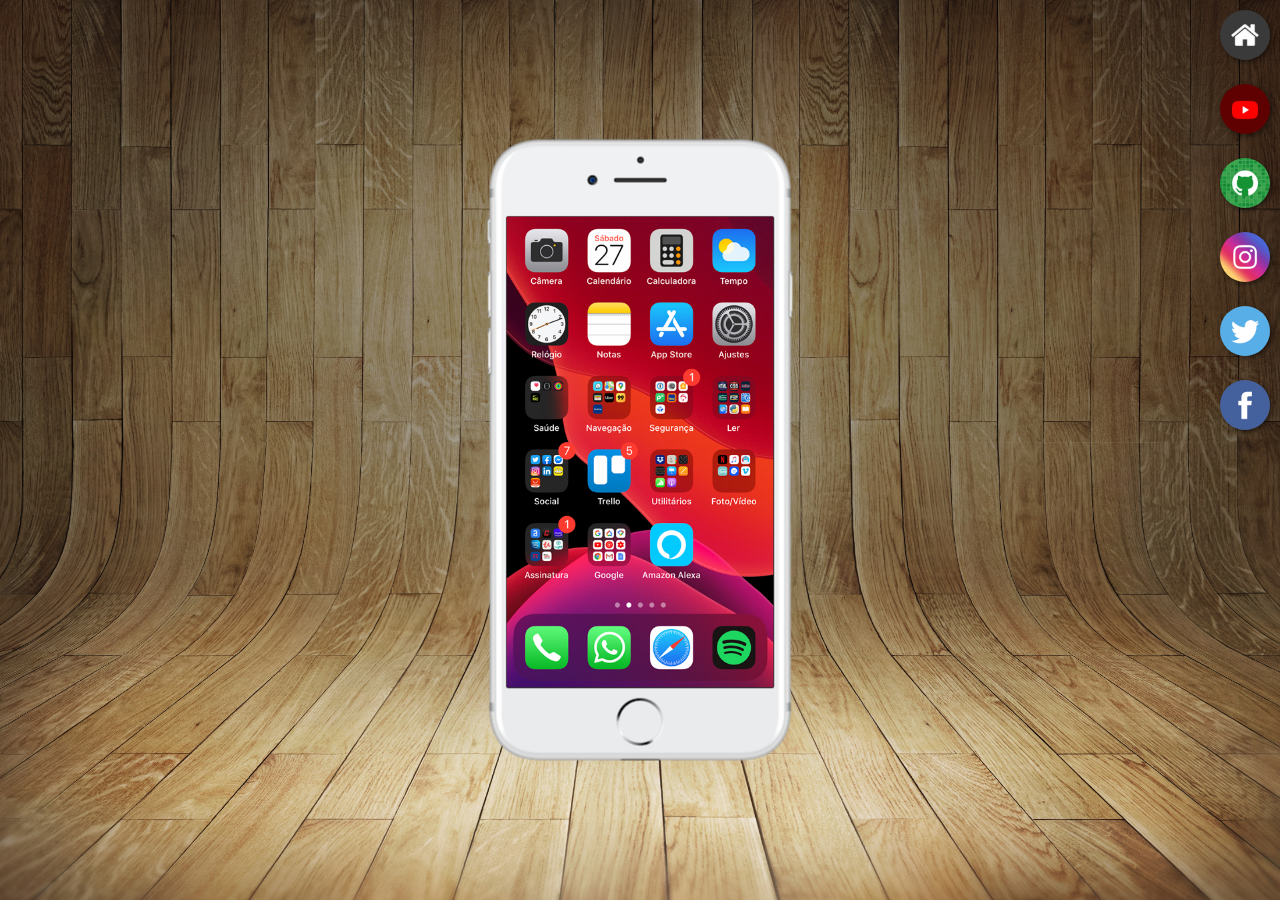
<file: index.html>
<!DOCTYPE html>
<html lang="pt-br">
<head>
    <meta charset="UTF-8">
    <meta name="viewport" content="width=device-width, initial-scale=1.0">
    <title>Projeto Redes Sociais</title>
    <link rel="shortcut icon" href="favicon.ico" type="image/x-icon">
    <link rel="stylesheet" href="style.css">
</head>
<body>
    <main>
        <section id="telefone">
            <iframe src="home.html" name="tela" id="tela" frameborder="0">
                Seu navegador não é compatível com iframes!
            </iframe>
        </section>
        <section id="redes">
            <a href="home.html" target="tela">
                <img src="imagens/logo-home.jpg" alt="Home">
            </a><br>
            <a href="yotube.html" target="tela">
                <img src="imagens/logo-youtube.jpg" alt="YouTube">
            </a><br>
            <a href="github.html" target="tela">
                <img src="imagens/logo-github.jpg" alt="GitHub">
            </a><br>
            <a href="instagram.html" target="tela">
                <img src="imagens/logo-instagram.jpg" alt="Instagram">
            </a><br>
            <a href="twitter.html" target="tela">
                <img src="imagens/logo-twitter.jpg" alt="Twitter">
            </a><br>
            <a href="facebook.html" target="tela">
                <img src="imagens/logo-facebook.jpg" alt="Facebook">
            </a><br>
        </section>
    </main>
</body>
</html>
</file>
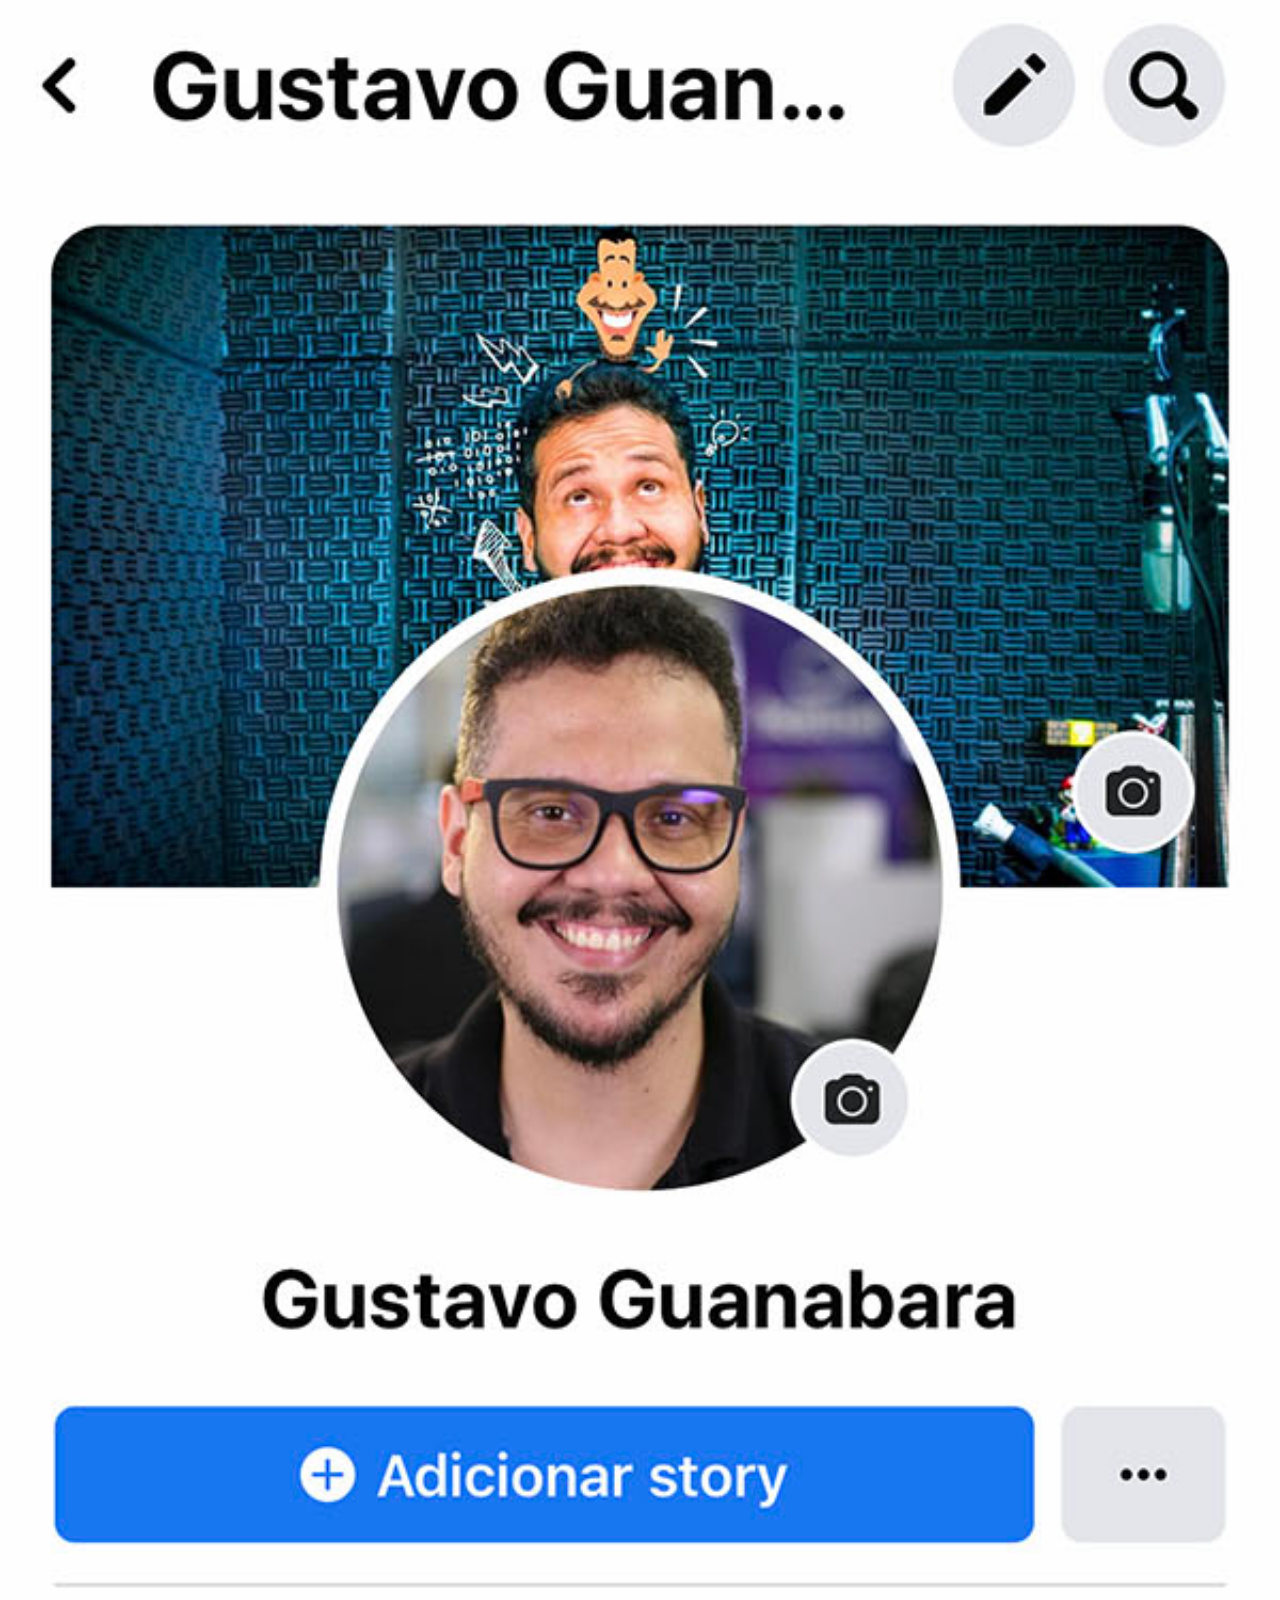
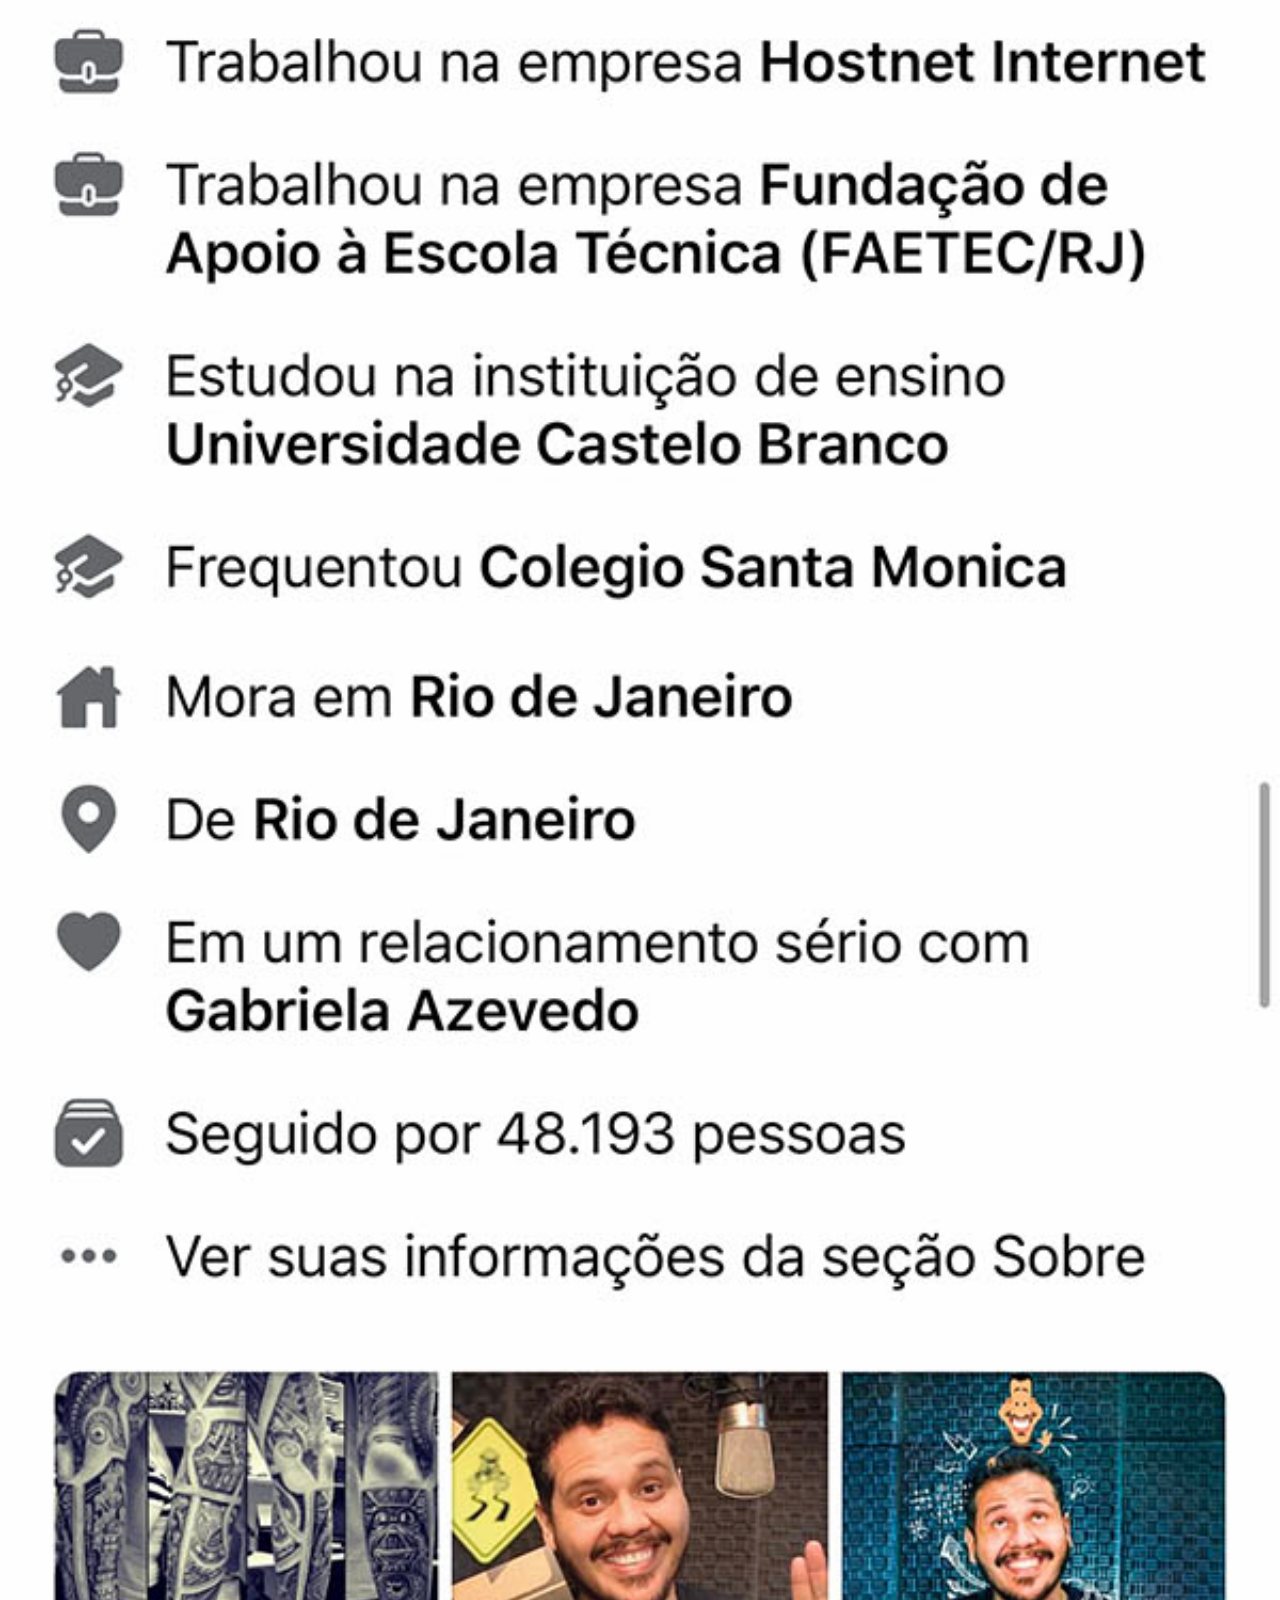
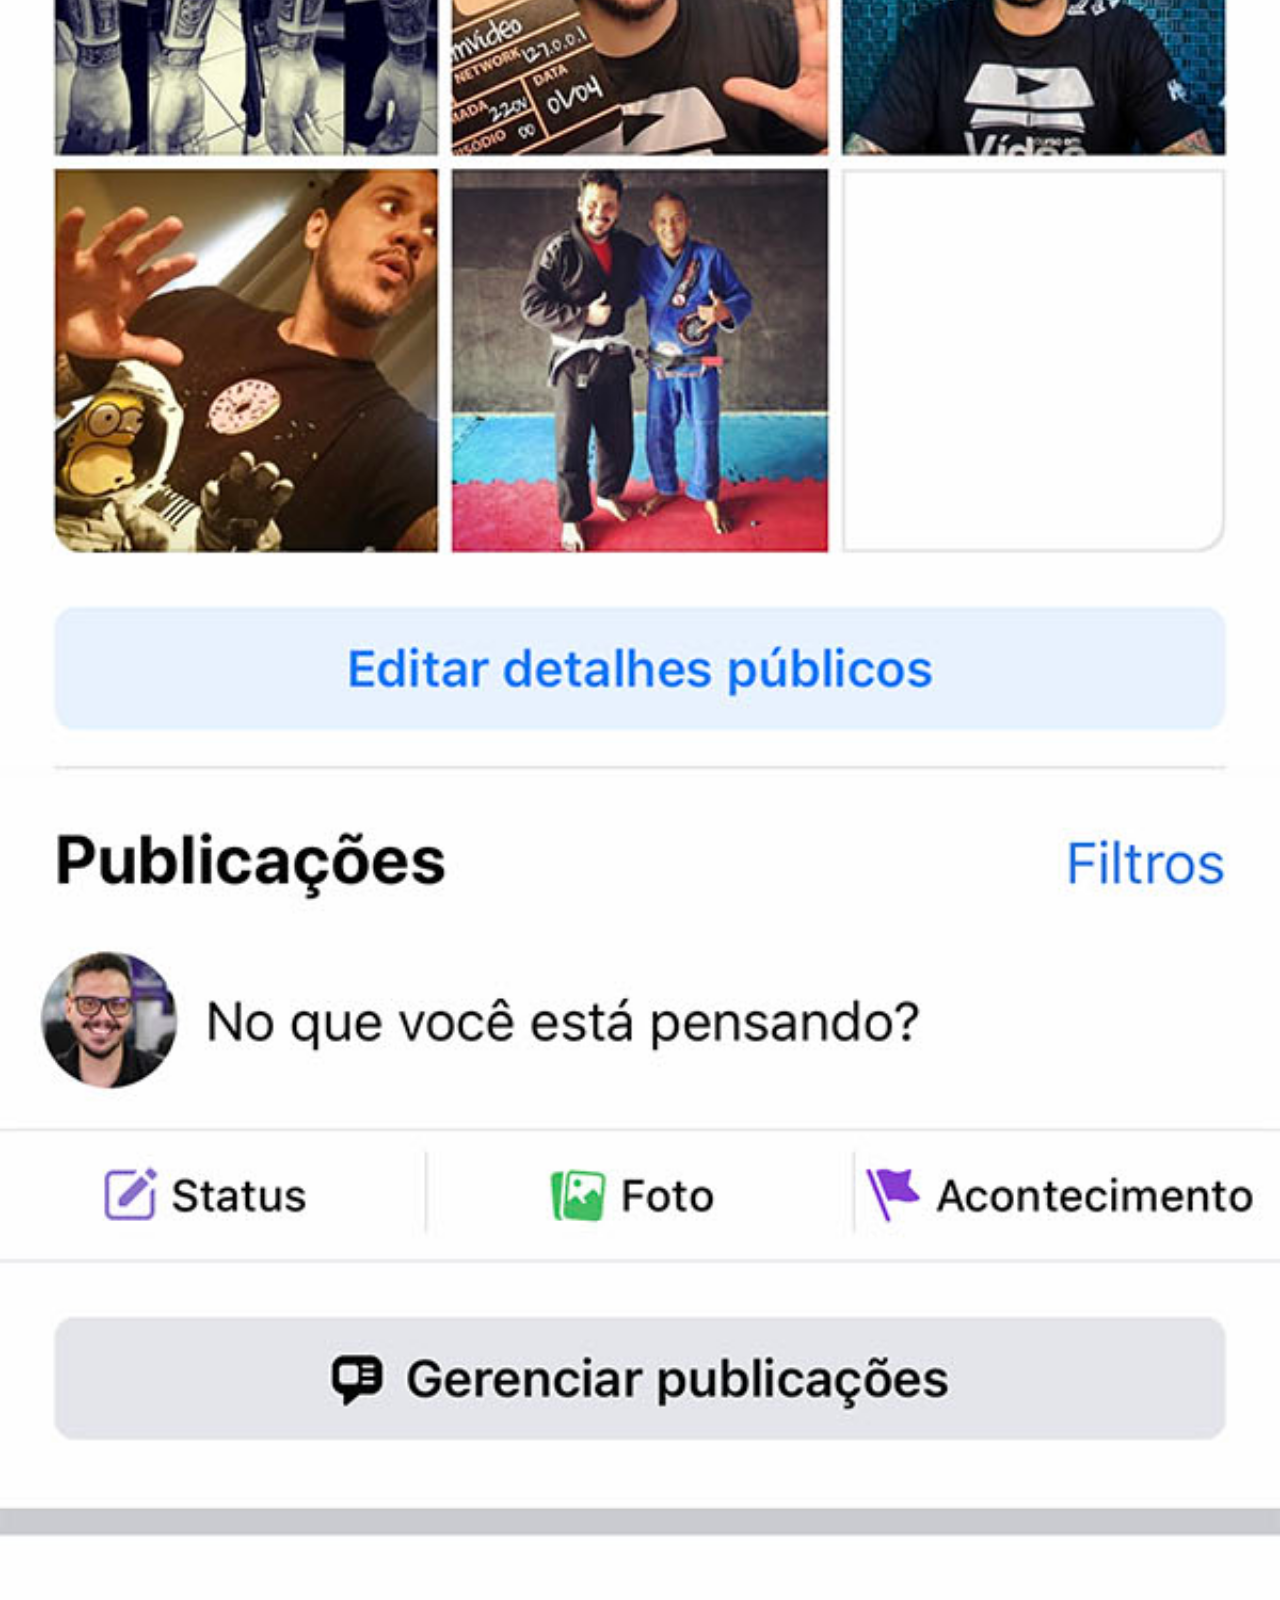
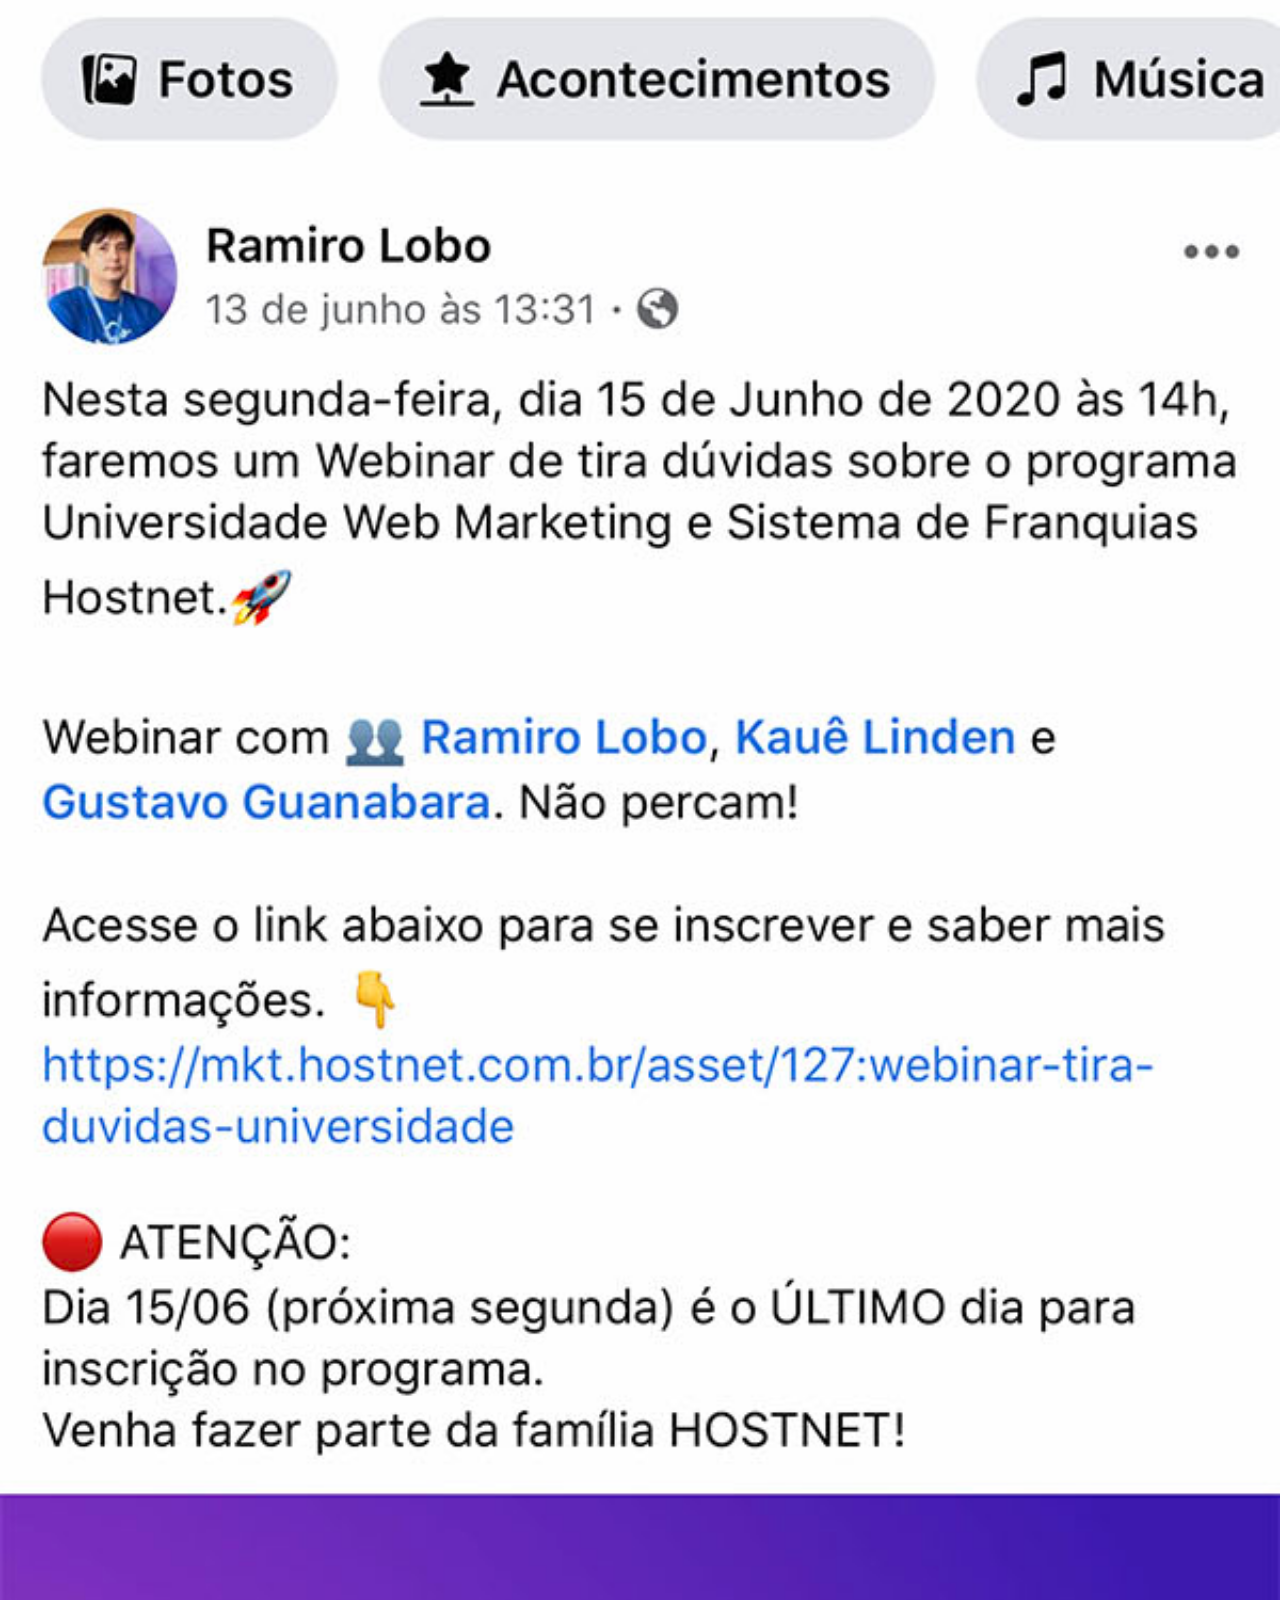
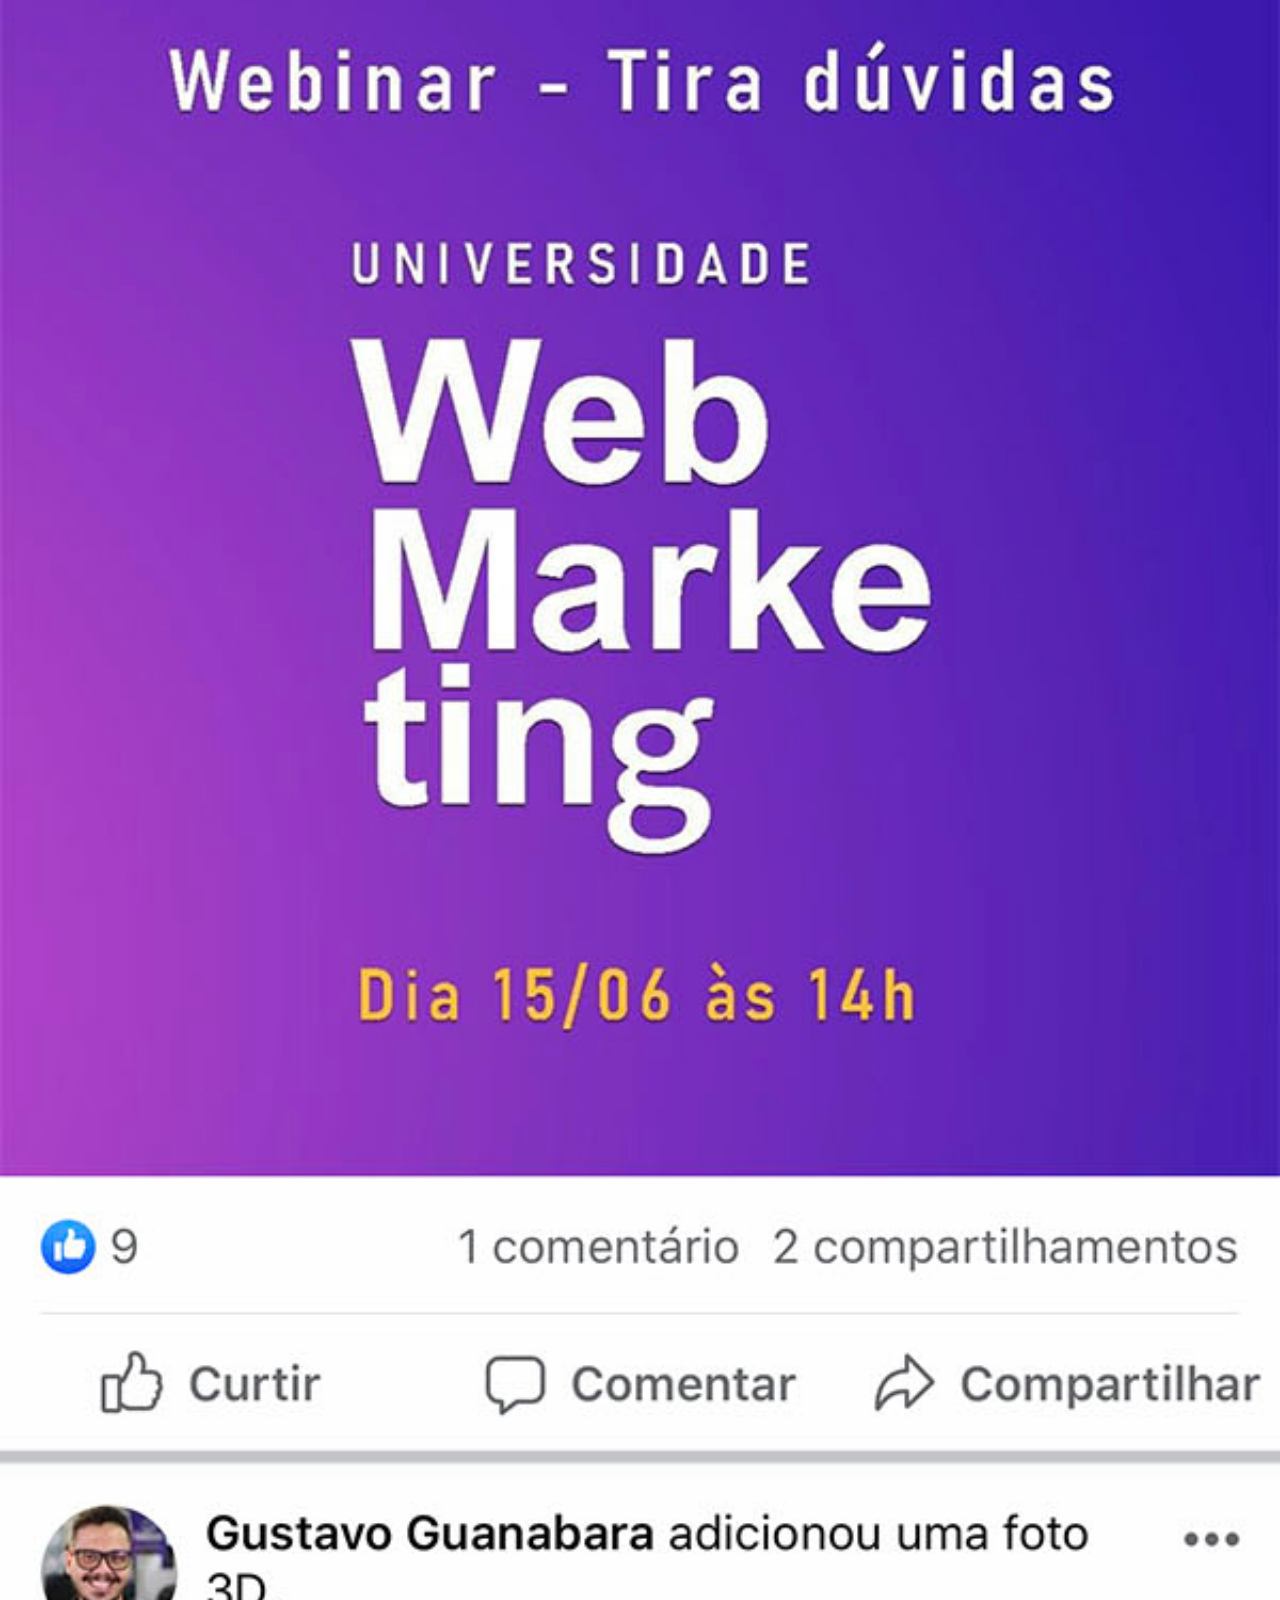
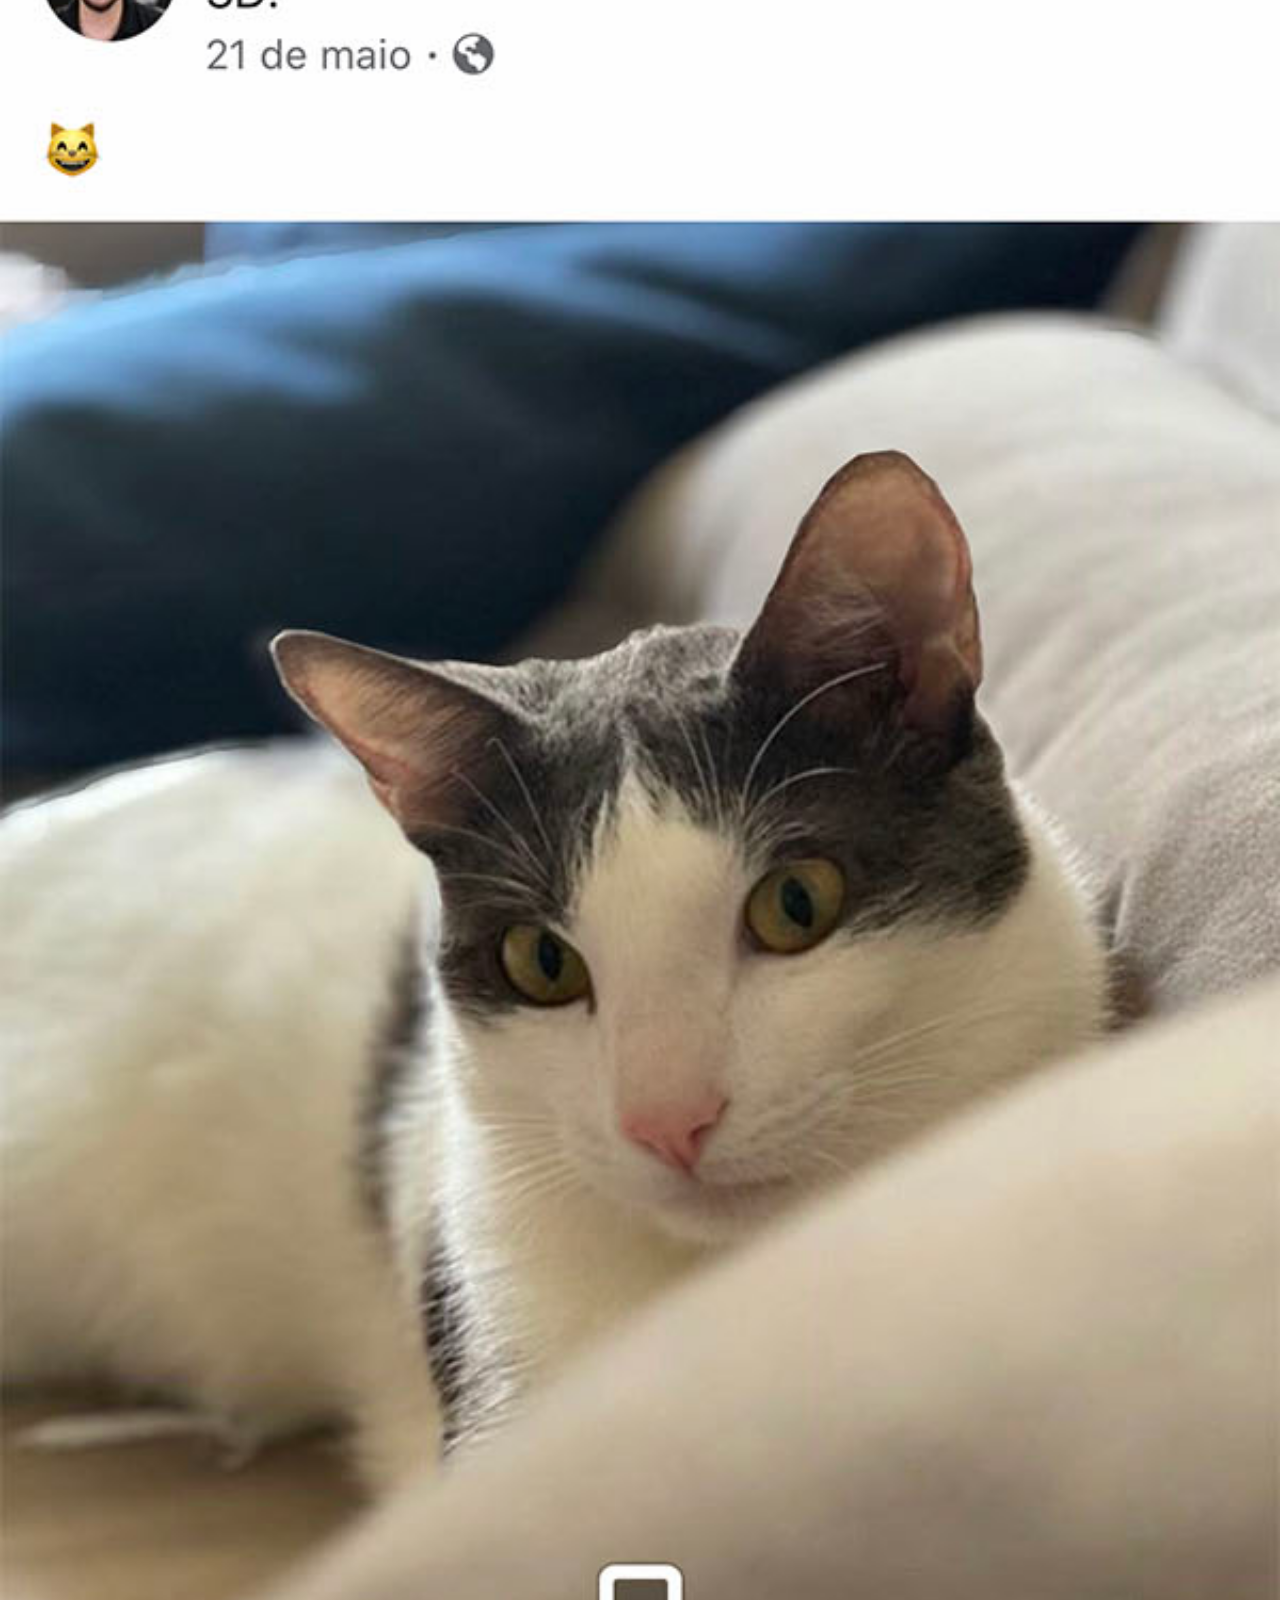
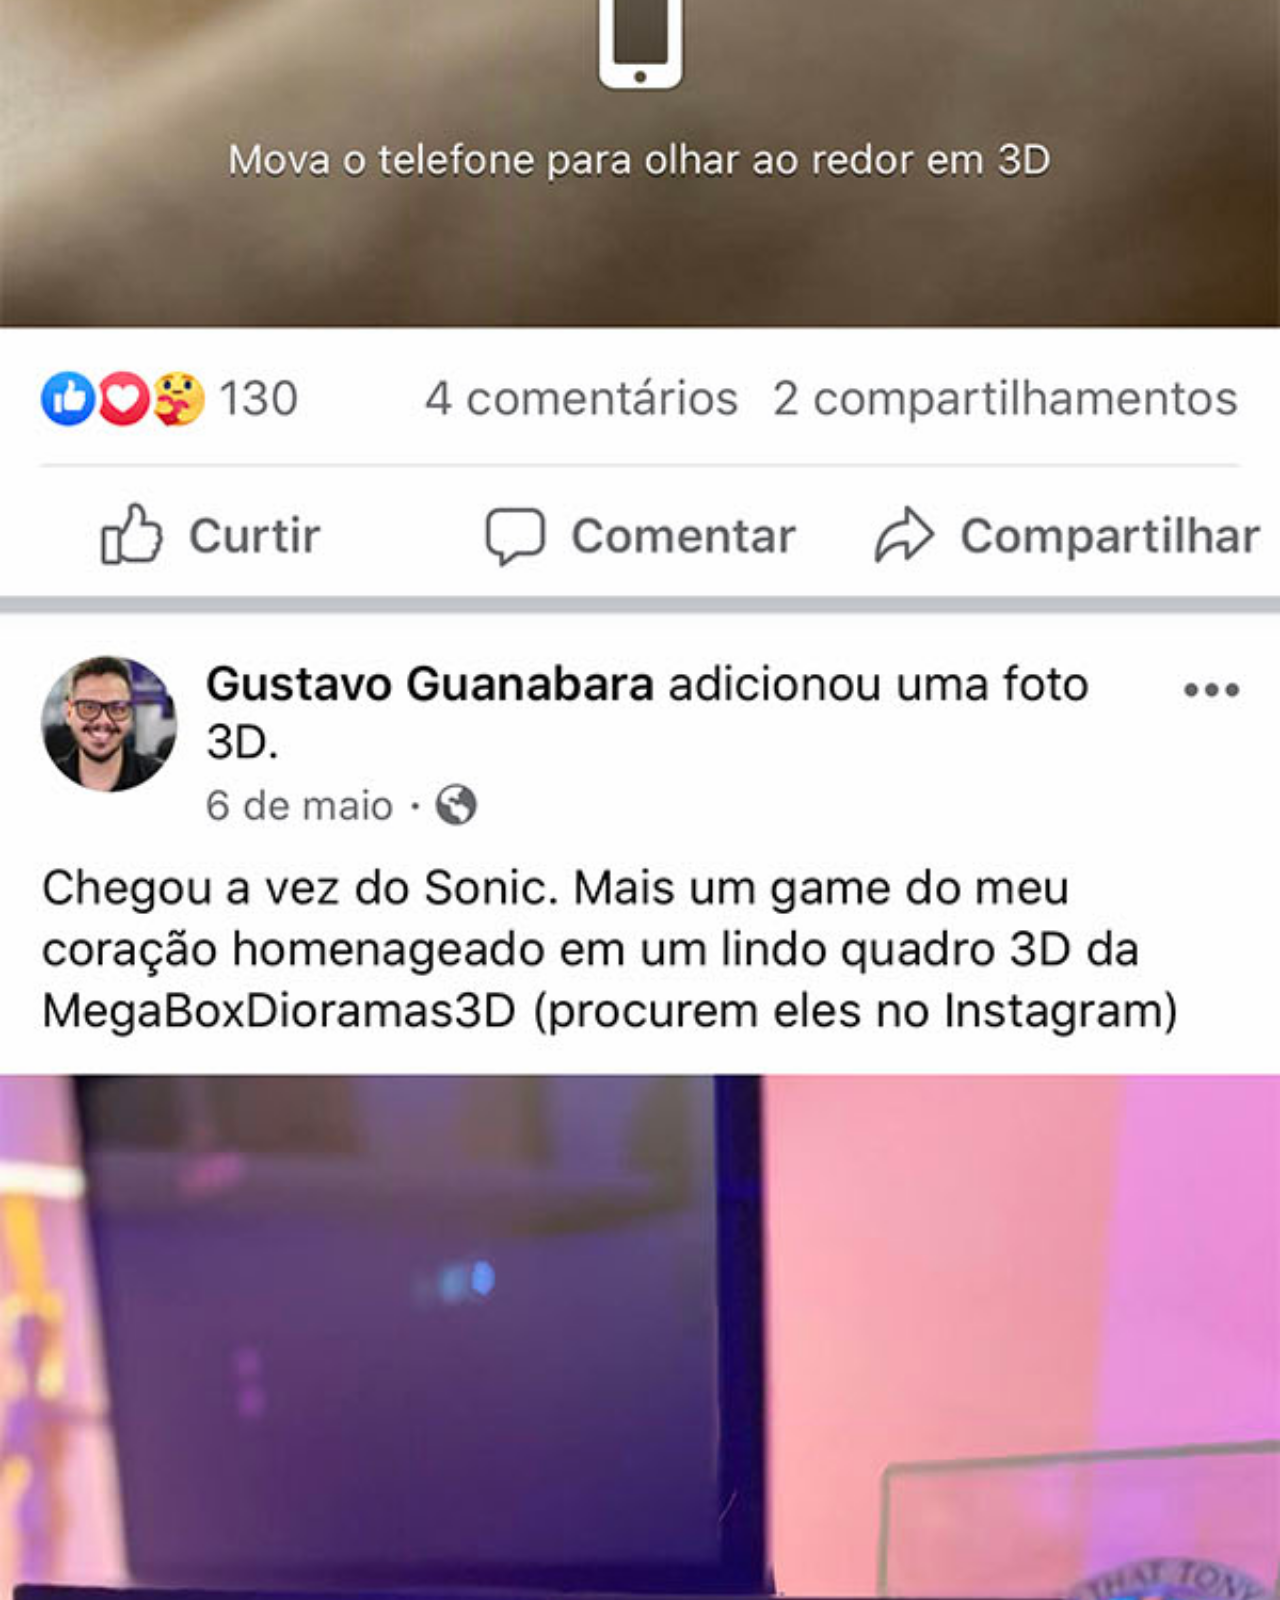
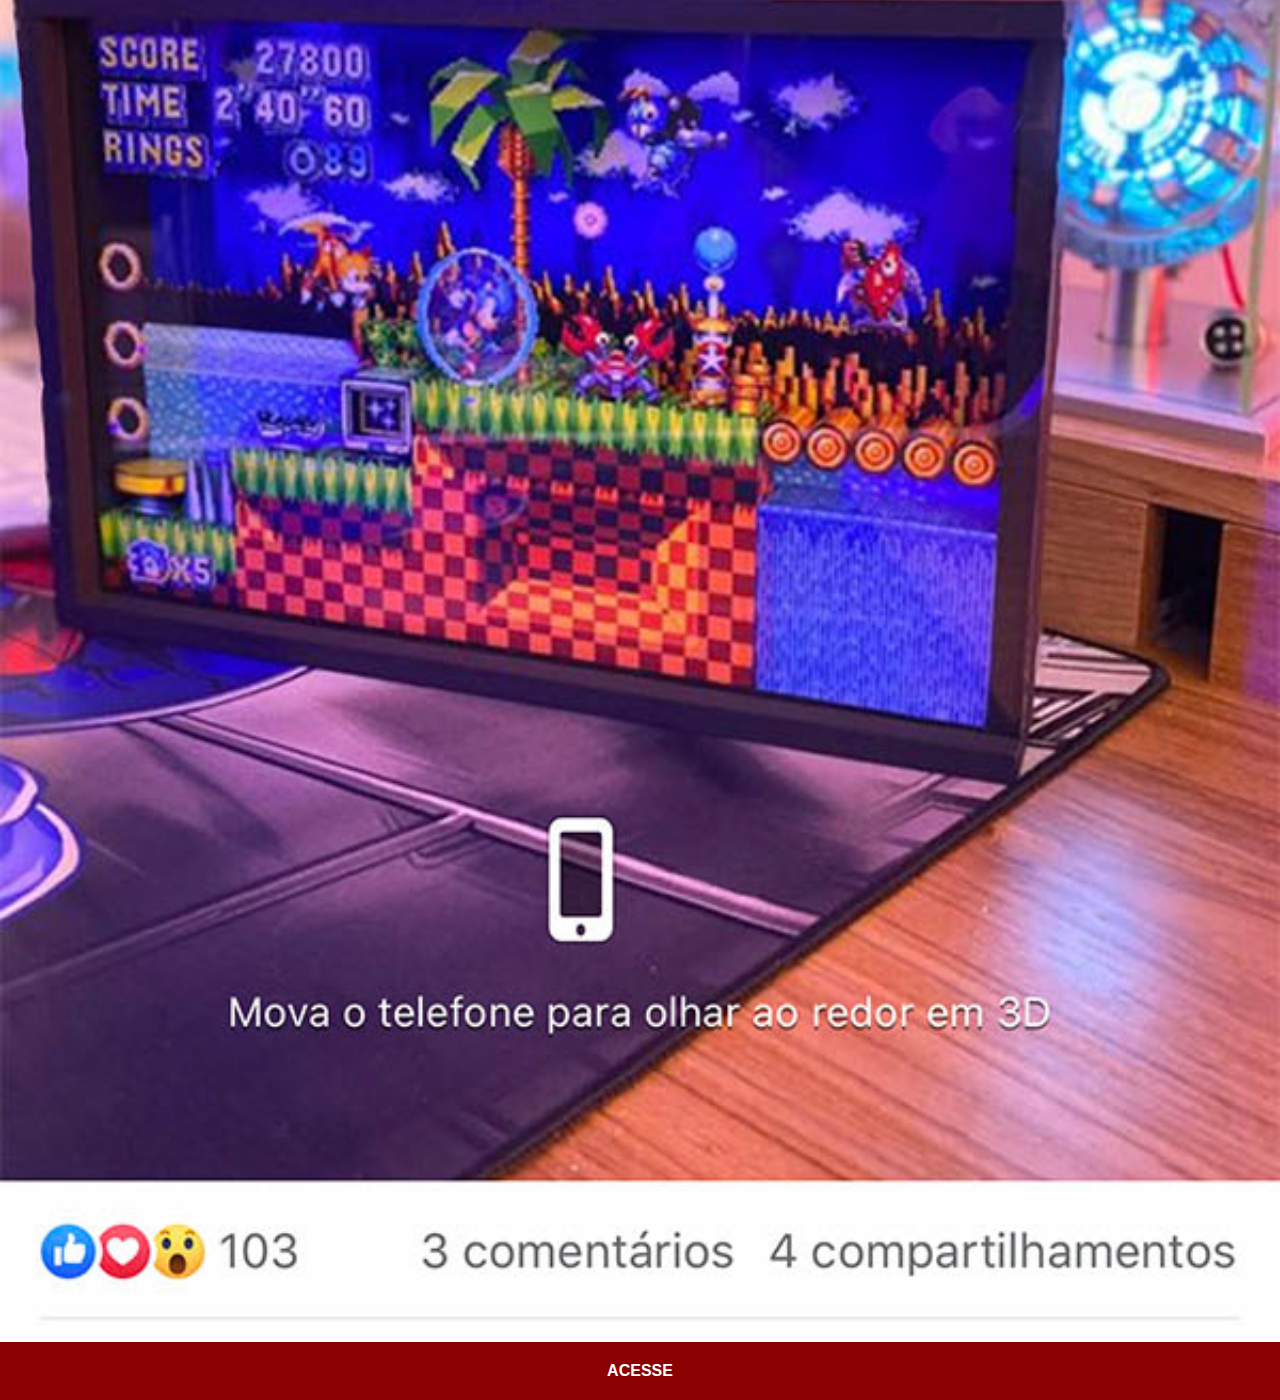
<file: facebook.html>
<!DOCTYPE html>
<html lang="pt-br">
<head>
    <meta charset="UTF-8">
    <meta name="viewport" content="width=device-width, initial-scale=1.0">
    <title>Facebook</title>
    <style>
        * {
            margin: 0px;
            padding: 0px;
            font-family: Arial, Helvetica, sans-serif;
        }

        ::-webkit-scrollbar {
            width: 0px;
            height: 0px;
        }

        img {
            width: 100vw;
        }

        a {
            display: block;
            background-color: darkred;
            color: white;
            padding: 20px;
            text-align: center;
            font-weight: bolder;
            text-decoration: none;
        }

        a:hover {
            background-color: red;
            transition: 0.3s;
        }
    </style>
</head>
<body>
    <img src="imagens/tela-facebook.jpg" alt="Facebook">
    <a href="https://www.facebook.com/gustavoguanabara/?locale=pt_BR" target="_blank">ACESSE</a>
</body>
</html>
</file>
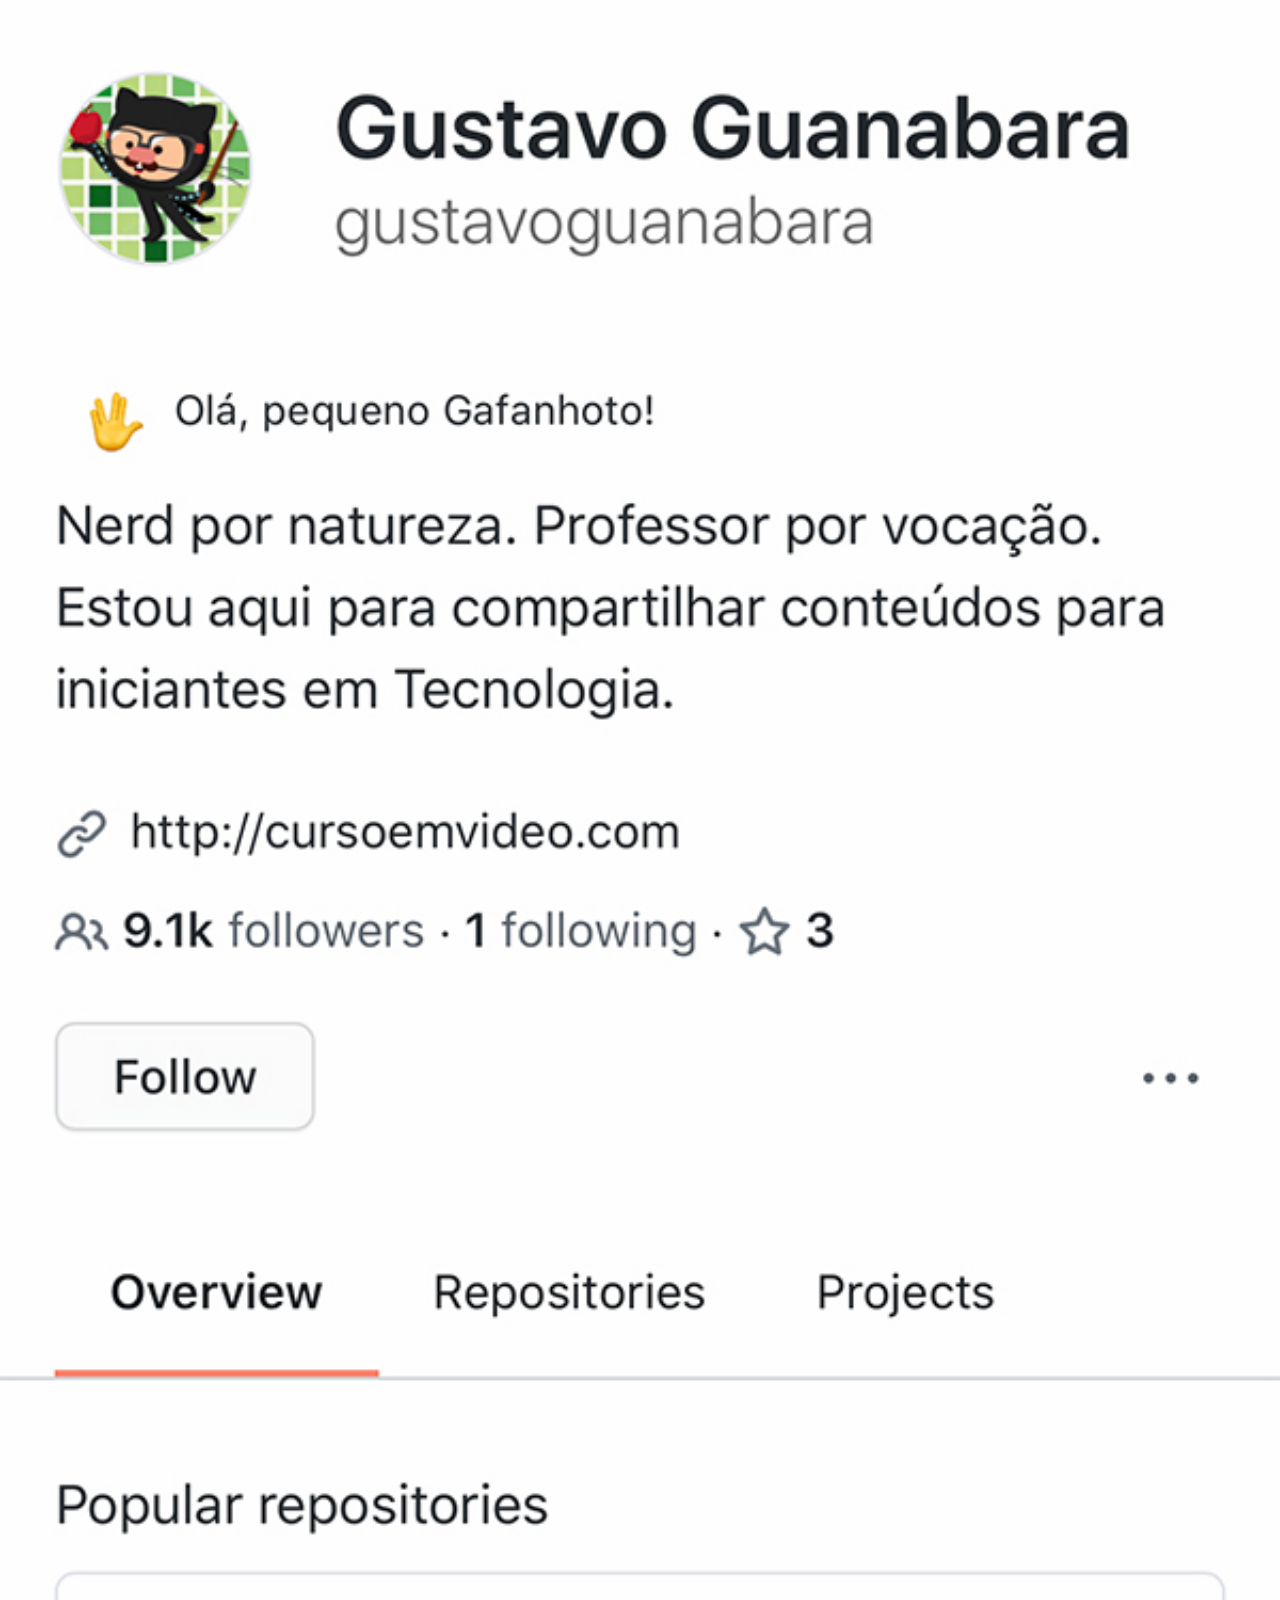
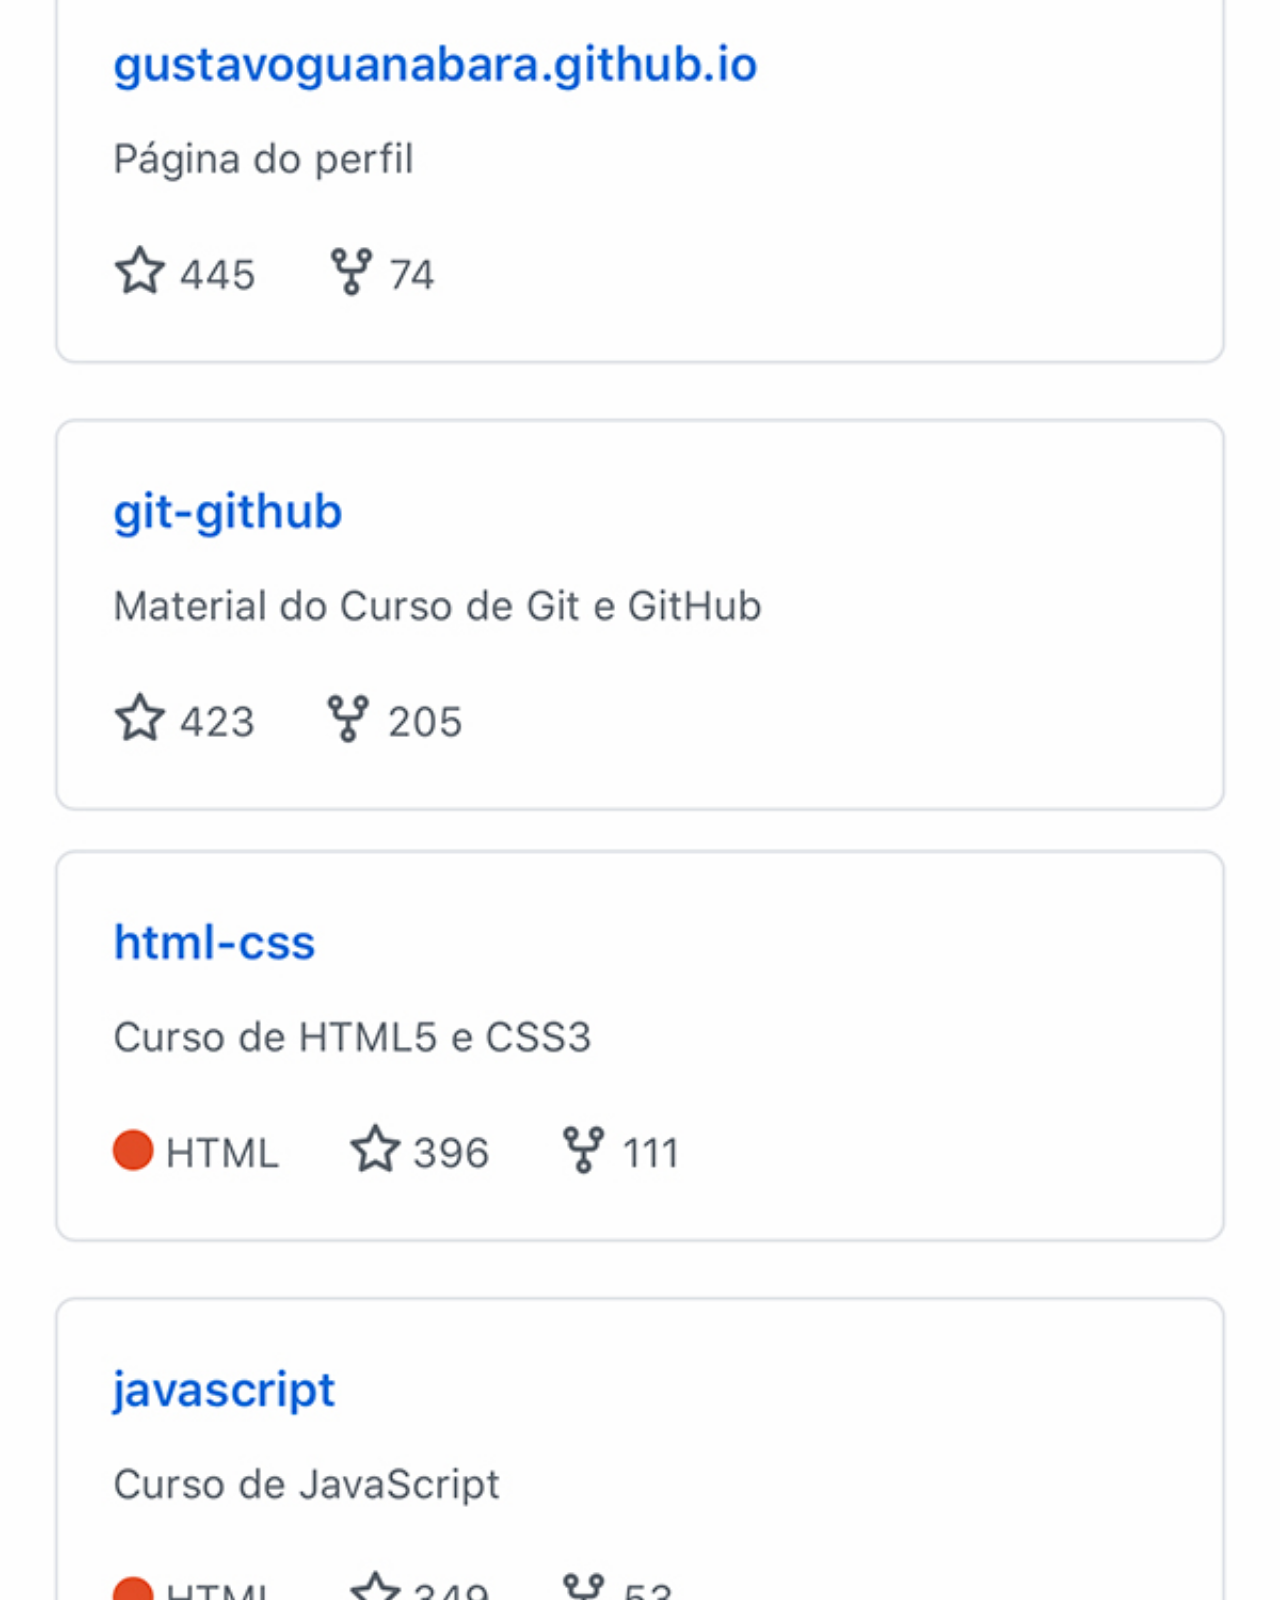
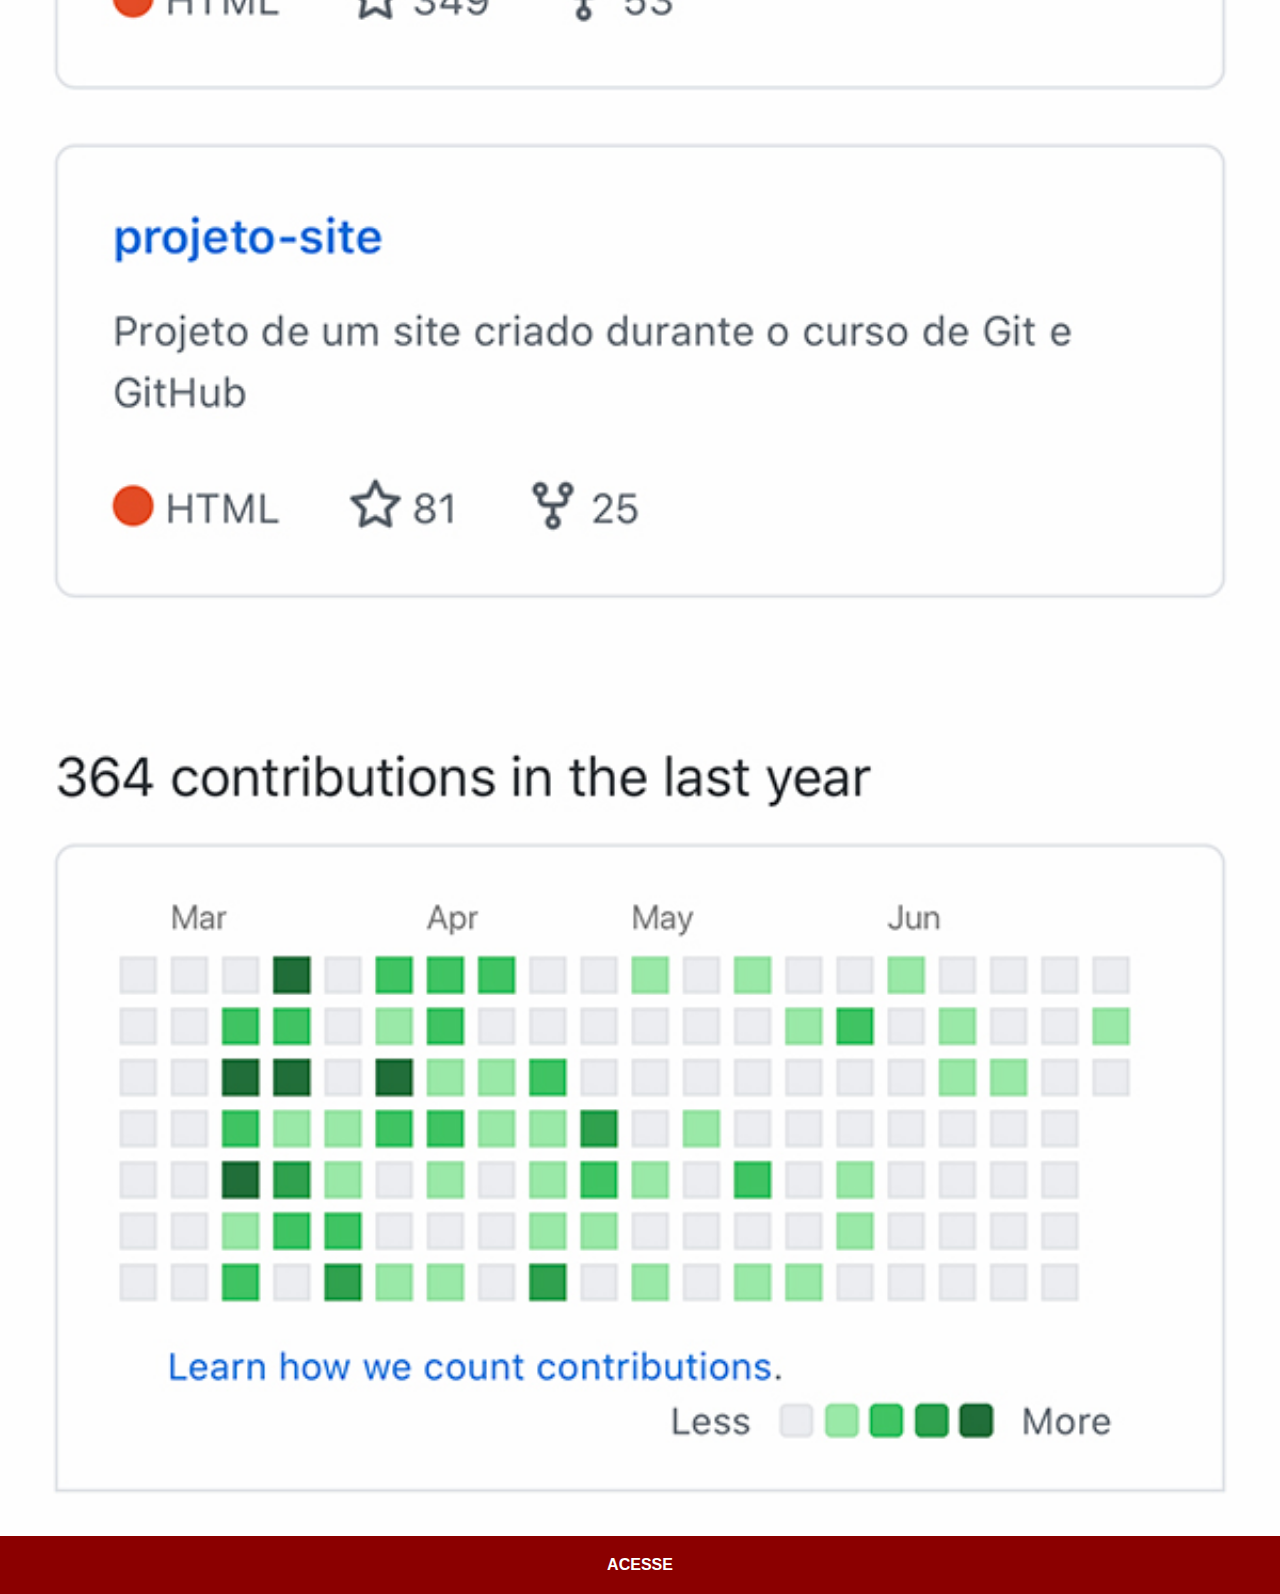
<file: github.html>
<!DOCTYPE html>
<html lang="pt-br">
<head>
    <meta charset="UTF-8">
    <meta name="viewport" content="width=device-width, initial-scale=1.0">
    <title>GitHub</title>
    <style>
        * {
            margin: 0px;
            padding: 0px;
            font-family: Arial, Helvetica, sans-serif;
        }

        ::-webkit-scrollbar {
            width: 0px;
            height: 0px;
        }

        img {
            width: 100vw;
        }

        a {
            display: block;
            background-color: darkred;
            color: white;
            padding: 20px;
            text-align: center;
            font-weight: bolder;
            text-decoration: none;
        }

        a:hover {
            background-color: red;
            transition: 0.3s;
        }
    </style>
</head>
<body>
    <img src="imagens/tela-github.jpg" alt="GitHub">
    <a href="https://github.com/gustavoguanabara" target="_blank">ACESSE</a>
</body>
</html>
</file>
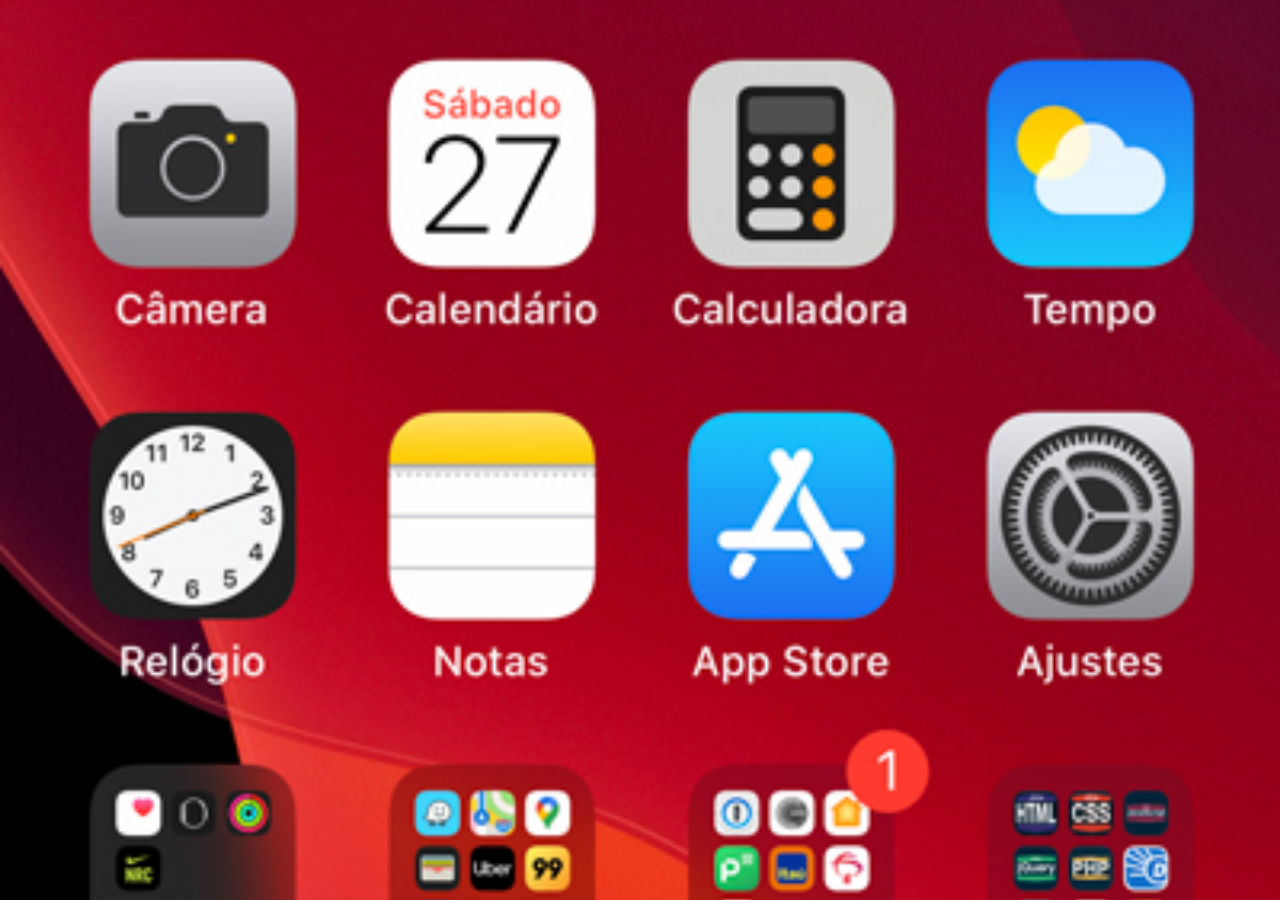
<file: home.html>
<!DOCTYPE html>
<html lang="pt-br">
<head>
    <meta charset="UTF-8">
    <meta name="viewport" content="width=device-width, initial-scale=1.0">
    <title>Home</title>
    <style>
        * {
            margin: 0px;
            padding: 0px;
        }

        body {
            height: 100vh;
            width: 100vw;
            background: black url("imagens/tela-home.jpg") no-repeat top center;
            background-size: cover;
        }
    </style>
</head>
<body>
    
</body>
</html>
</file>
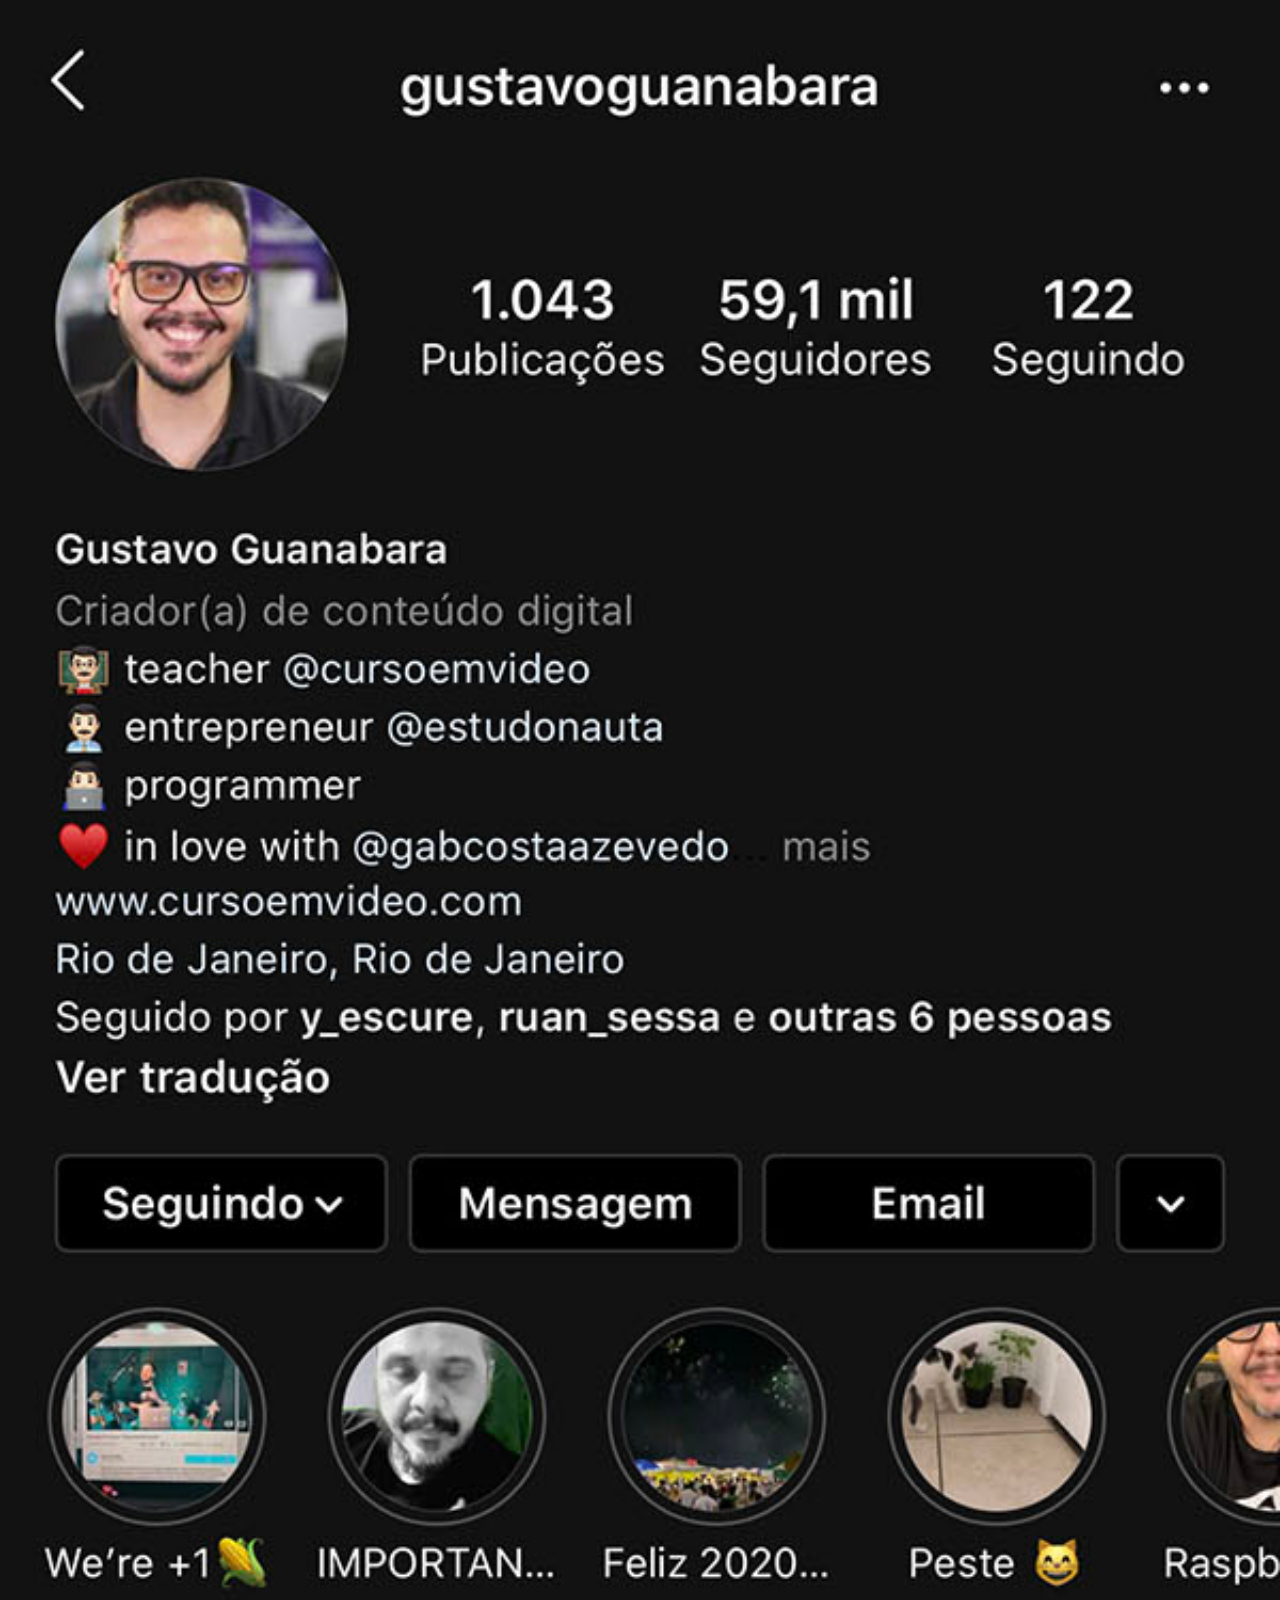
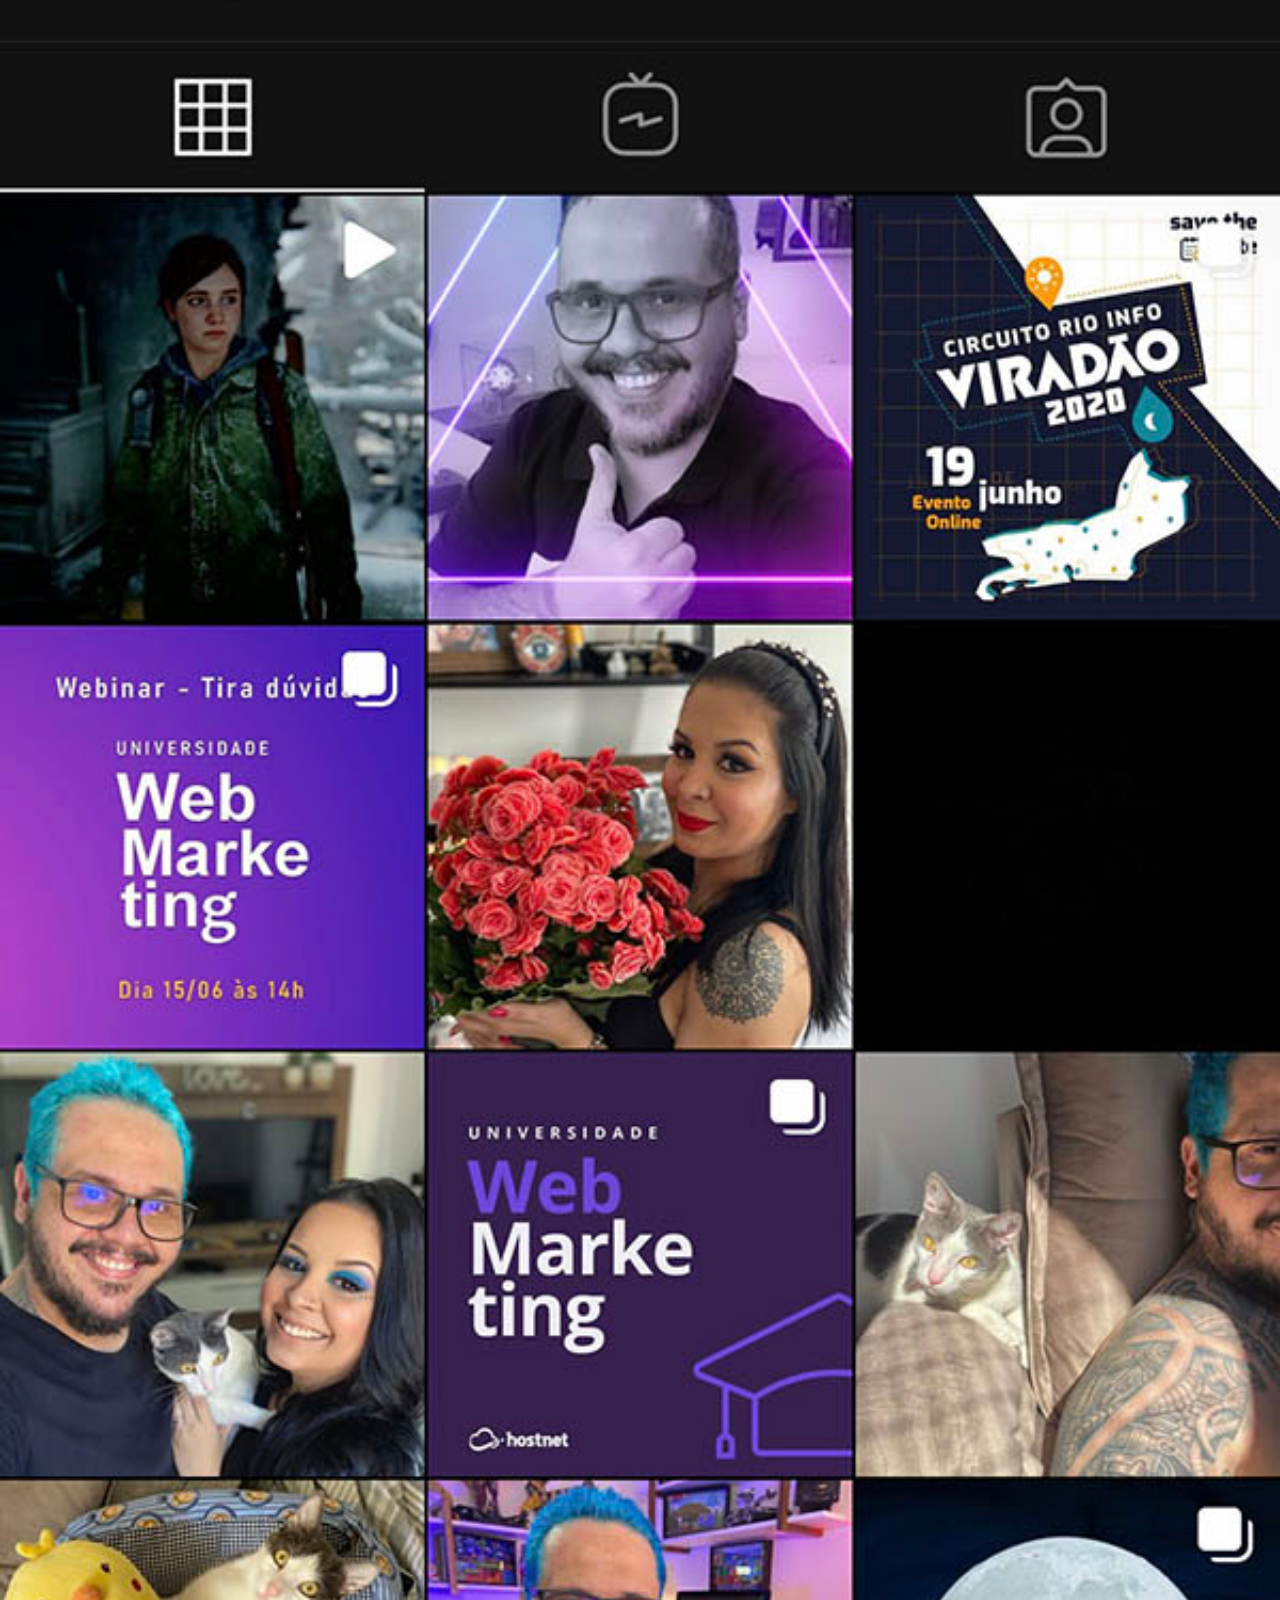
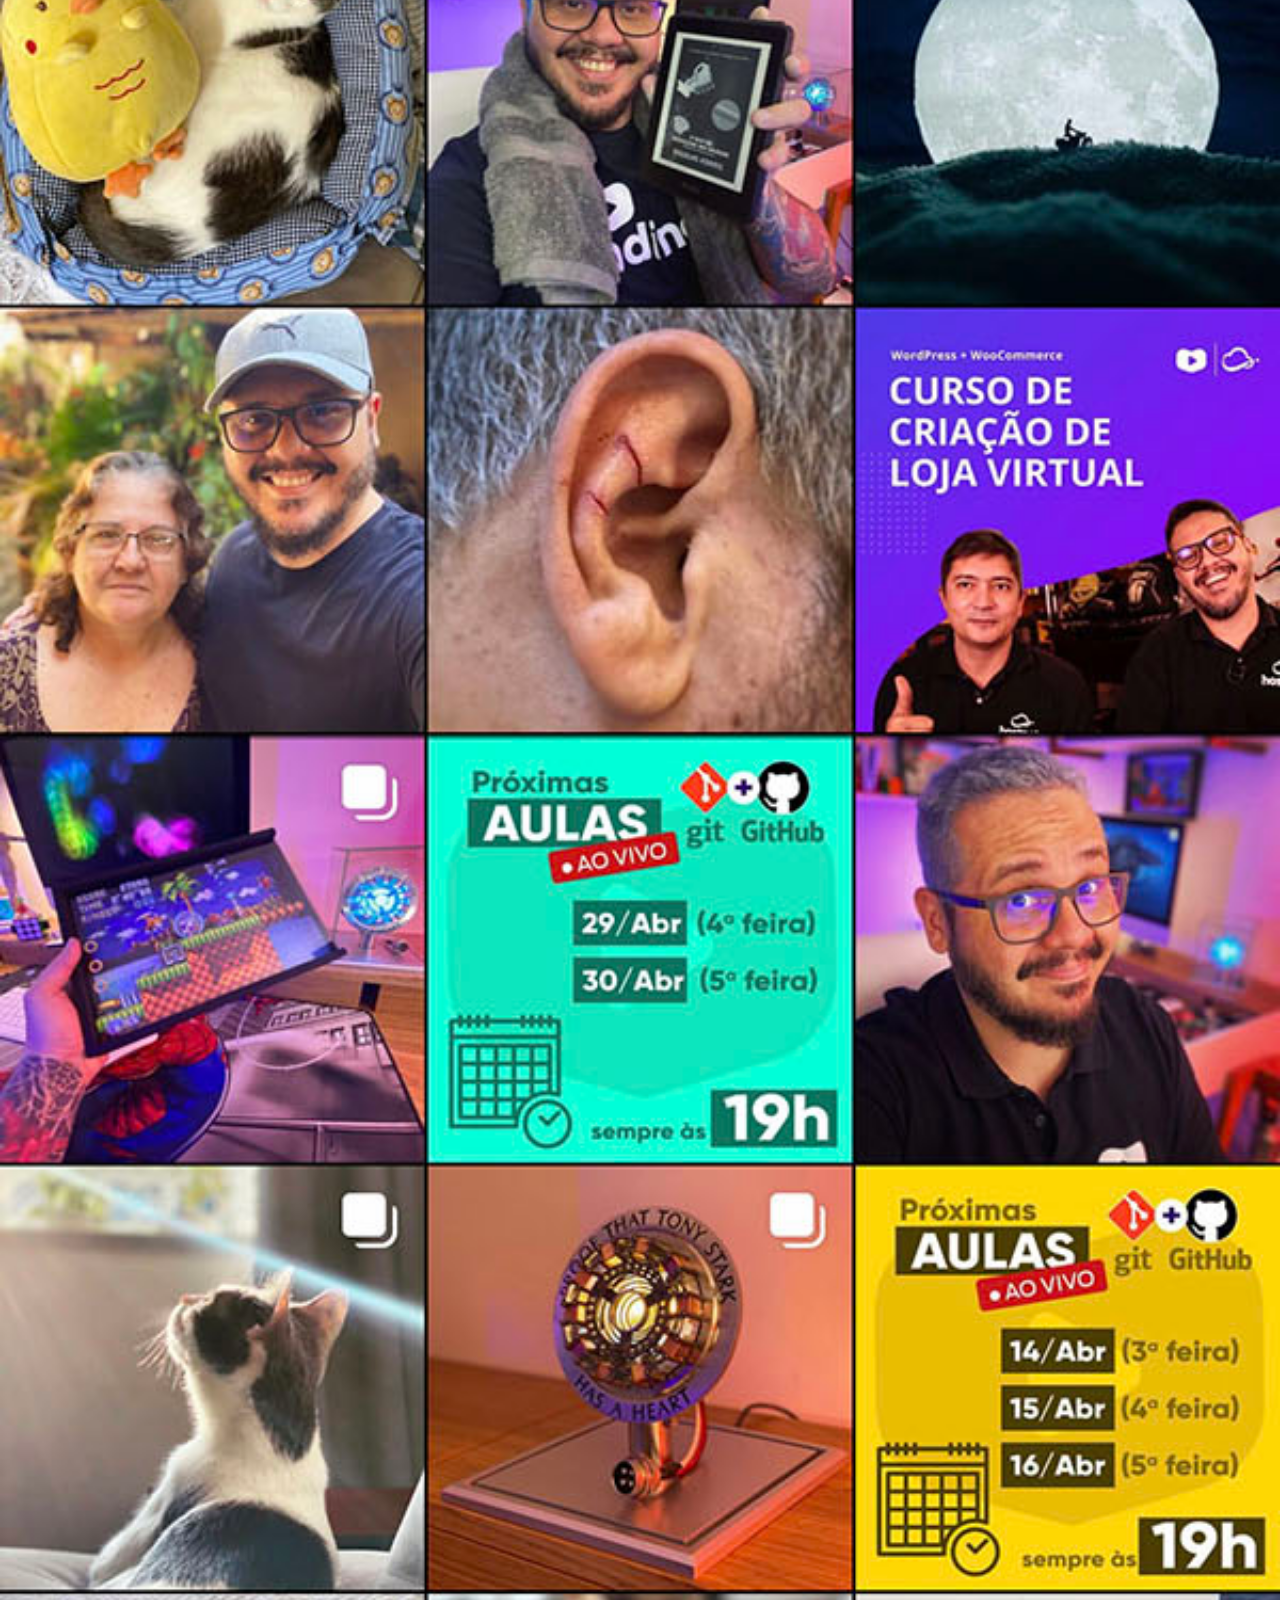
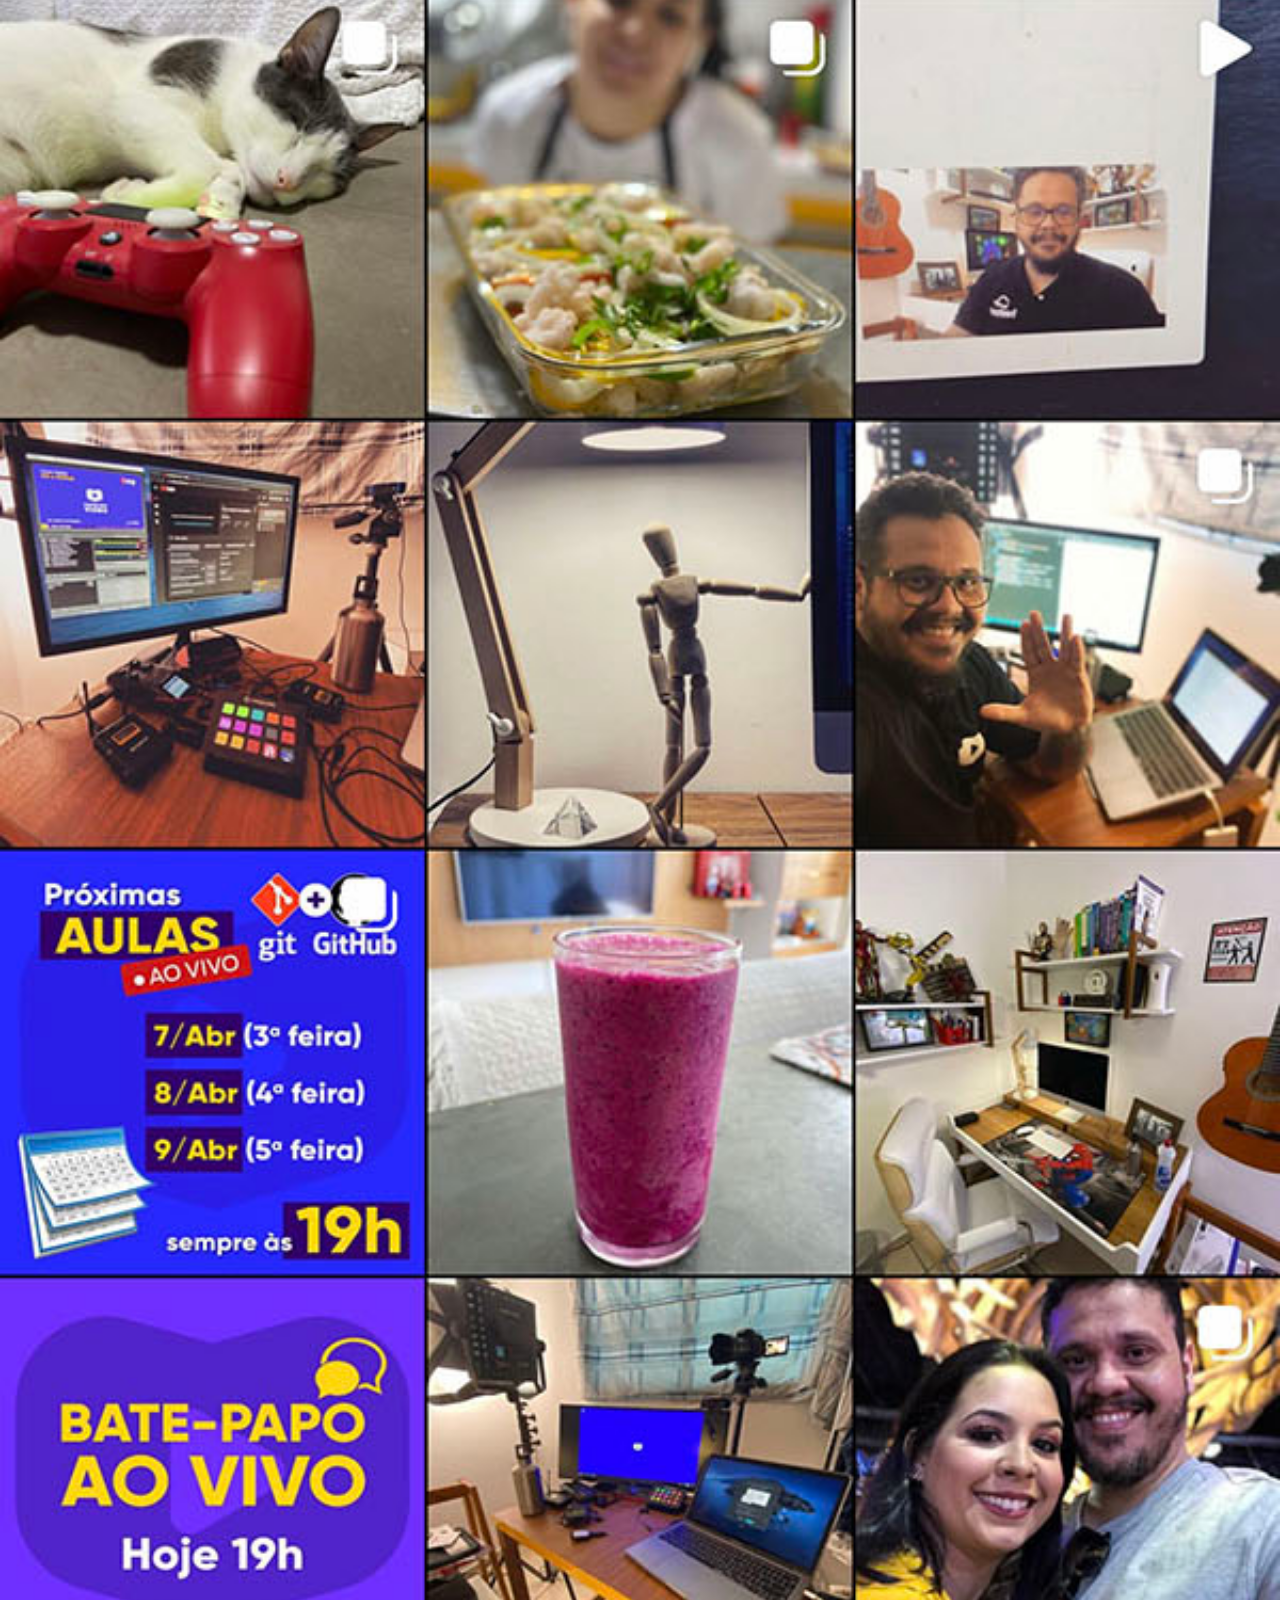
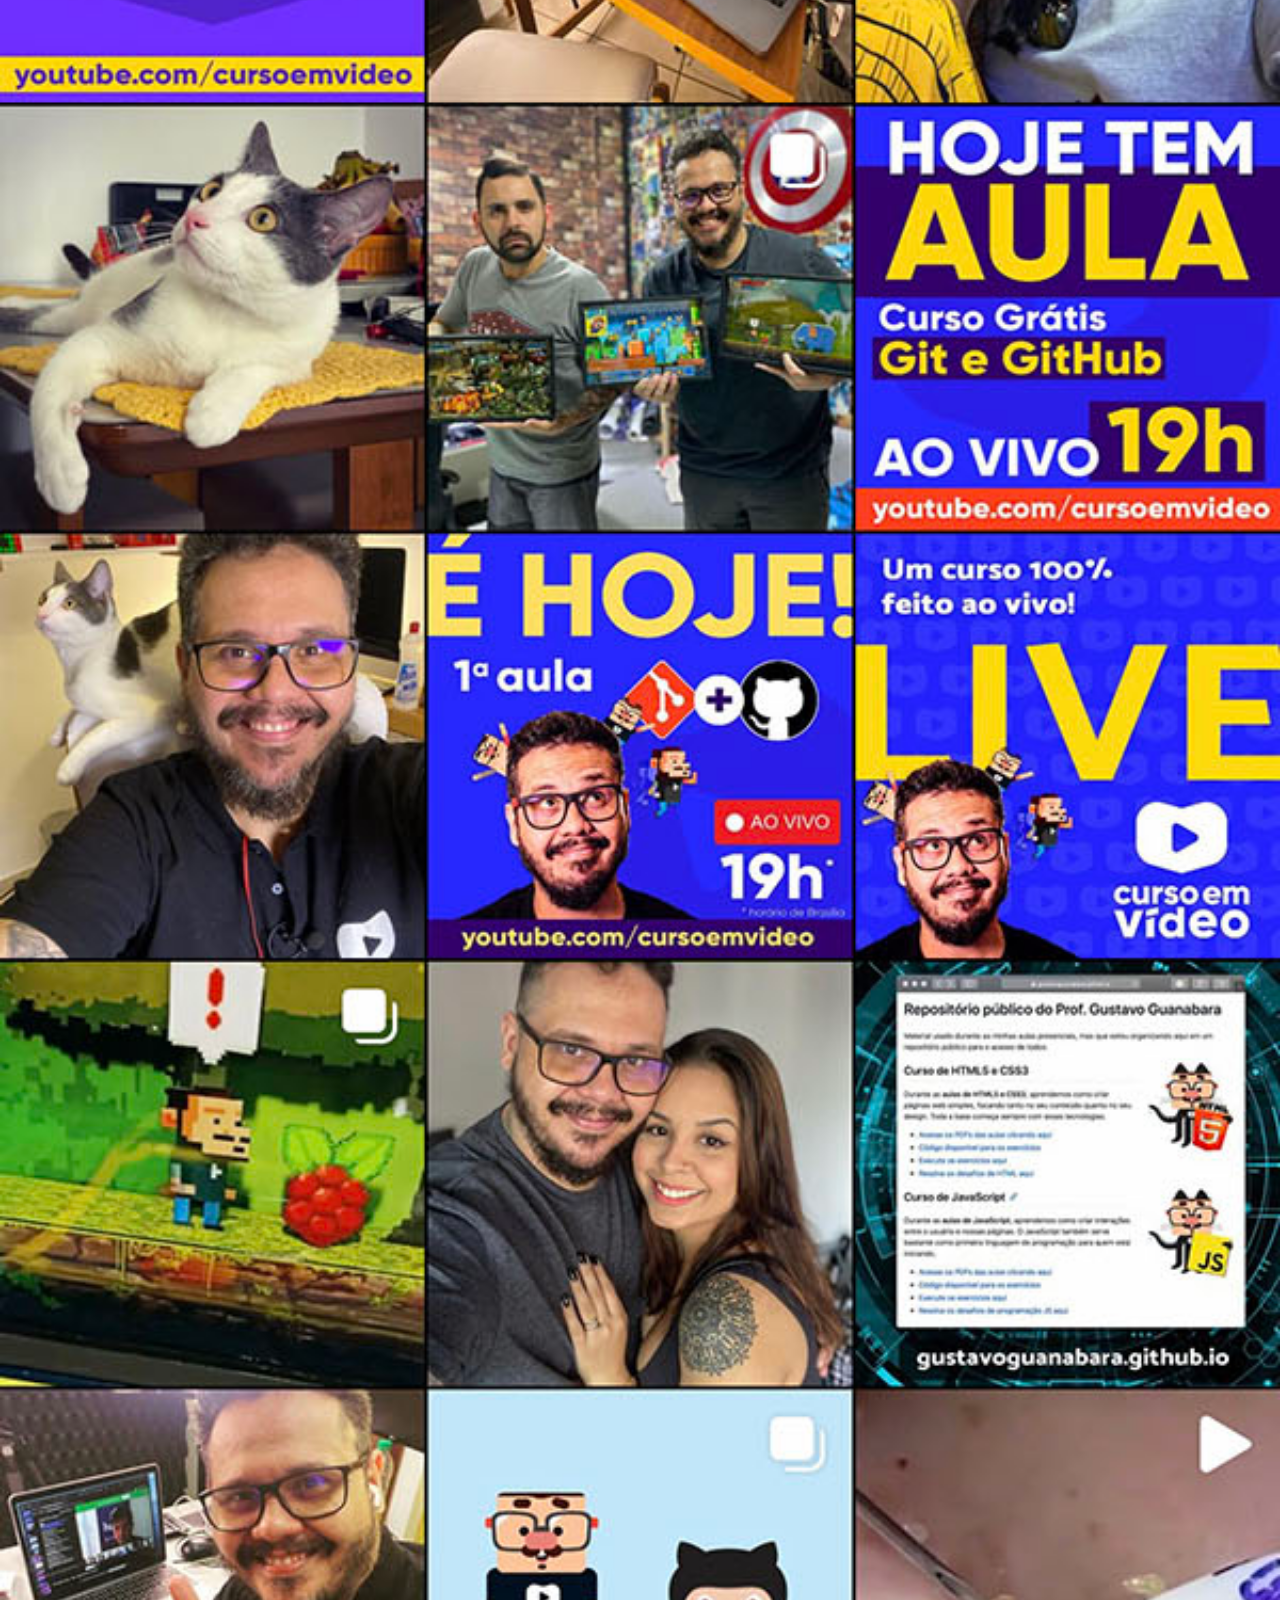
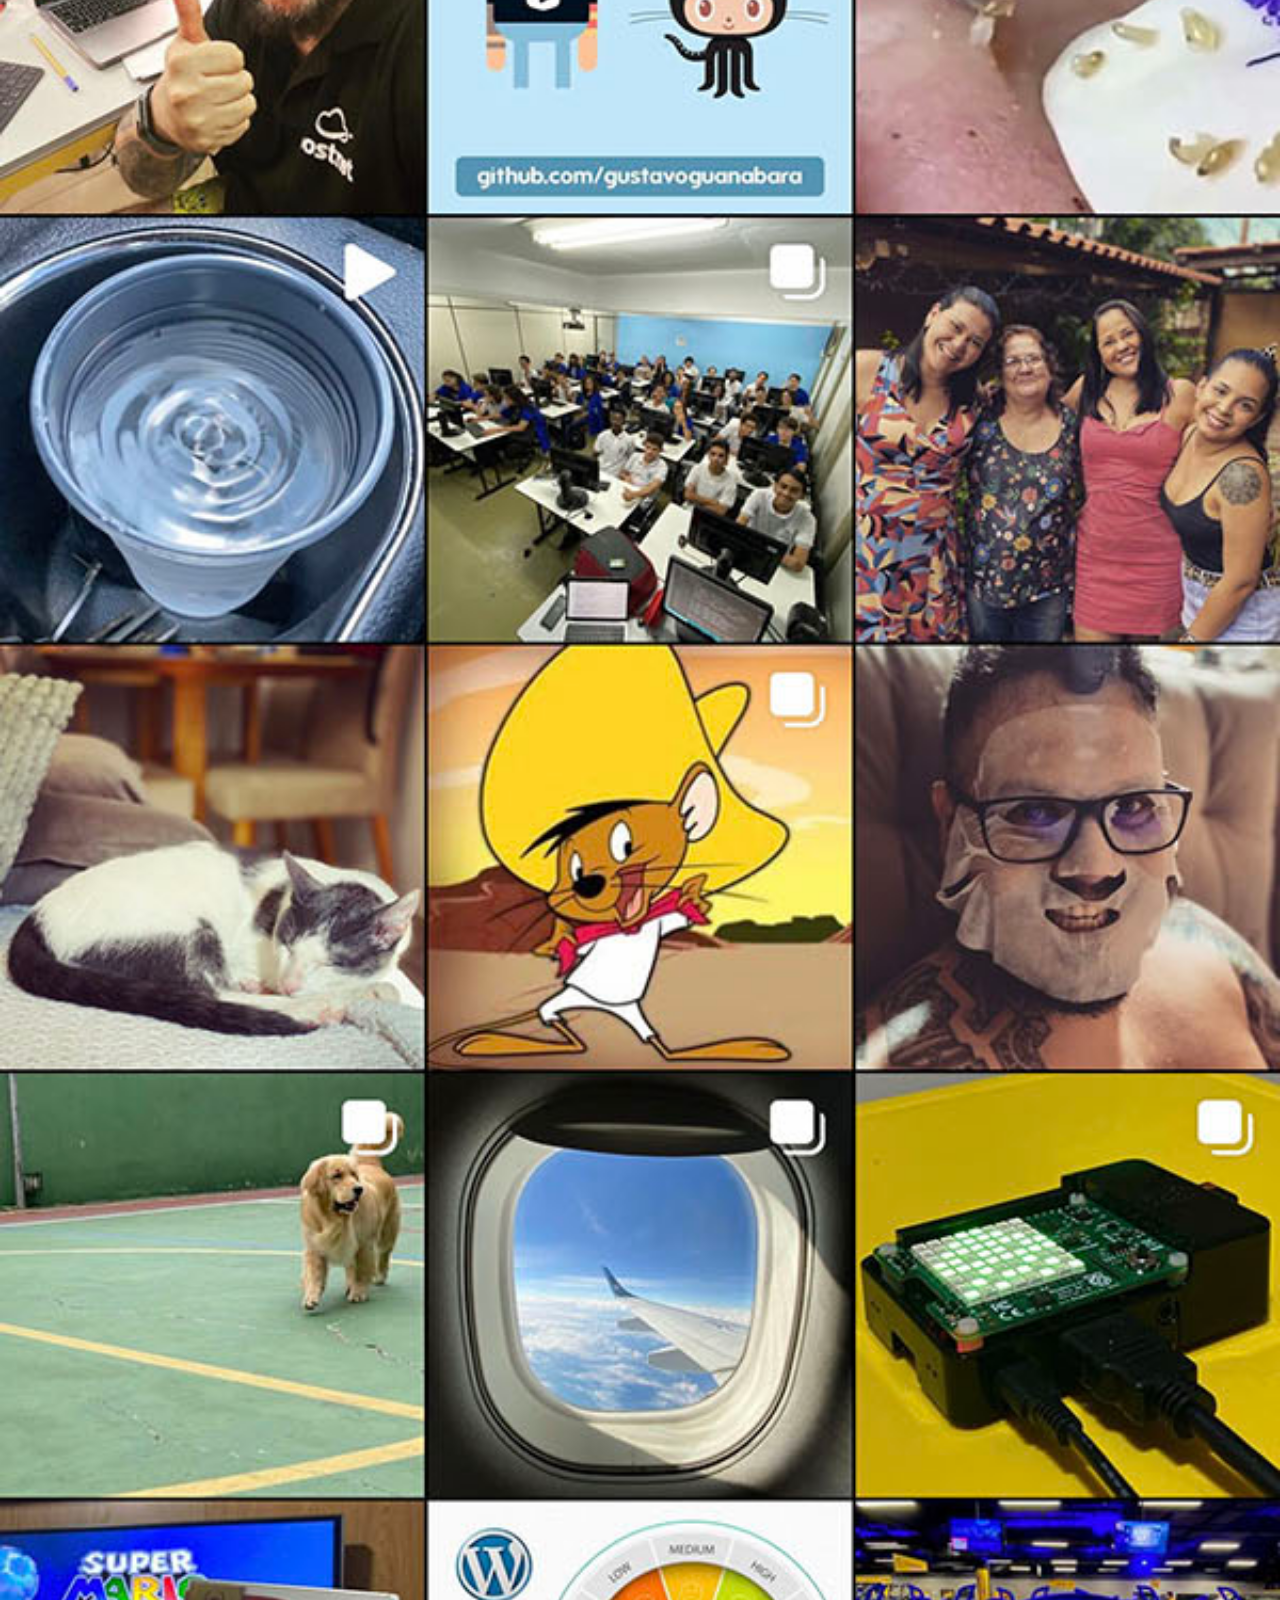
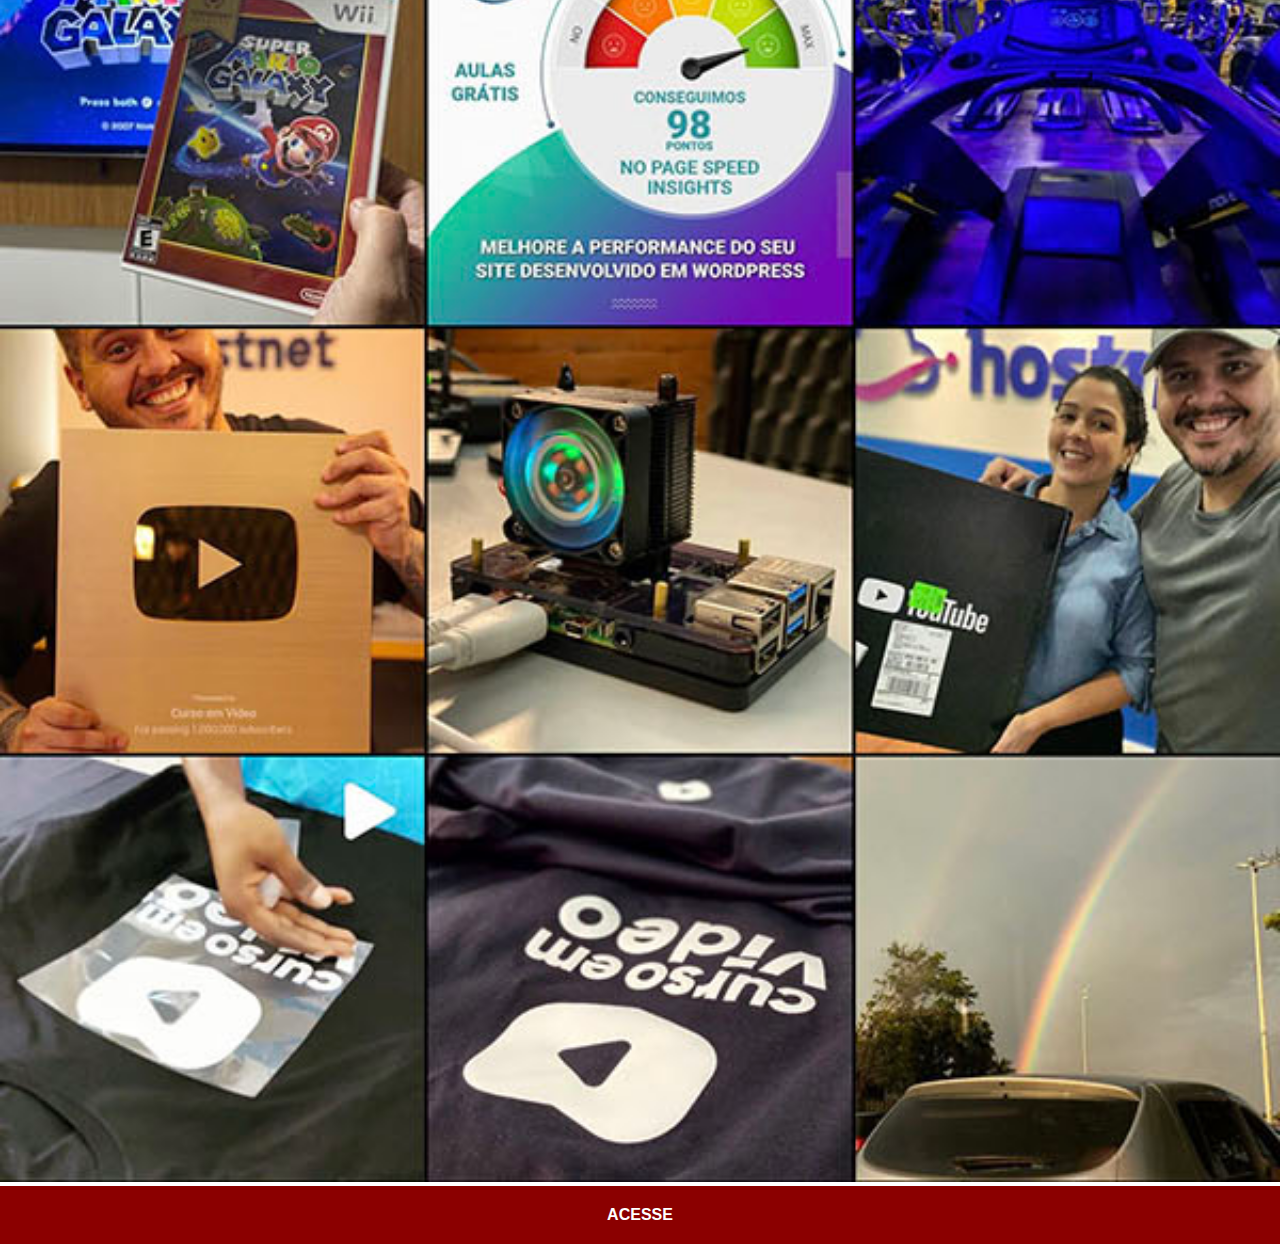
<file: instagram.html>
<!DOCTYPE html>
<html lang="pt-br">
<head>
    <meta charset="UTF-8">
    <meta name="viewport" content="width=device-width, initial-scale=1.0">
    <title>Instagram</title>
    <style>
        * {
            margin: 0px;
            padding: 0px;
            font-family: Arial, Helvetica, sans-serif;
        }

        ::-webkit-scrollbar {
            width: 0px;
            height: 0px;
        }

        img {
            width: 100vw;
        }

        a {
            display: block;
            background-color: darkred;
            color: white;
            padding: 20px;
            text-align: center;
            font-weight: bolder;
            text-decoration: none;
        }

        a:hover {
            background-color: red;
            transition: 0.3s;
        }
    </style>
</head>
<body>
    <img src="imagens/tela-instagram.jpg" alt="Instagram">
    <a href="https://www.instagram.com/gustavoguanabara/?hl=pt" target="_blank">ACESSE</a>
</body>
</html>
</file>
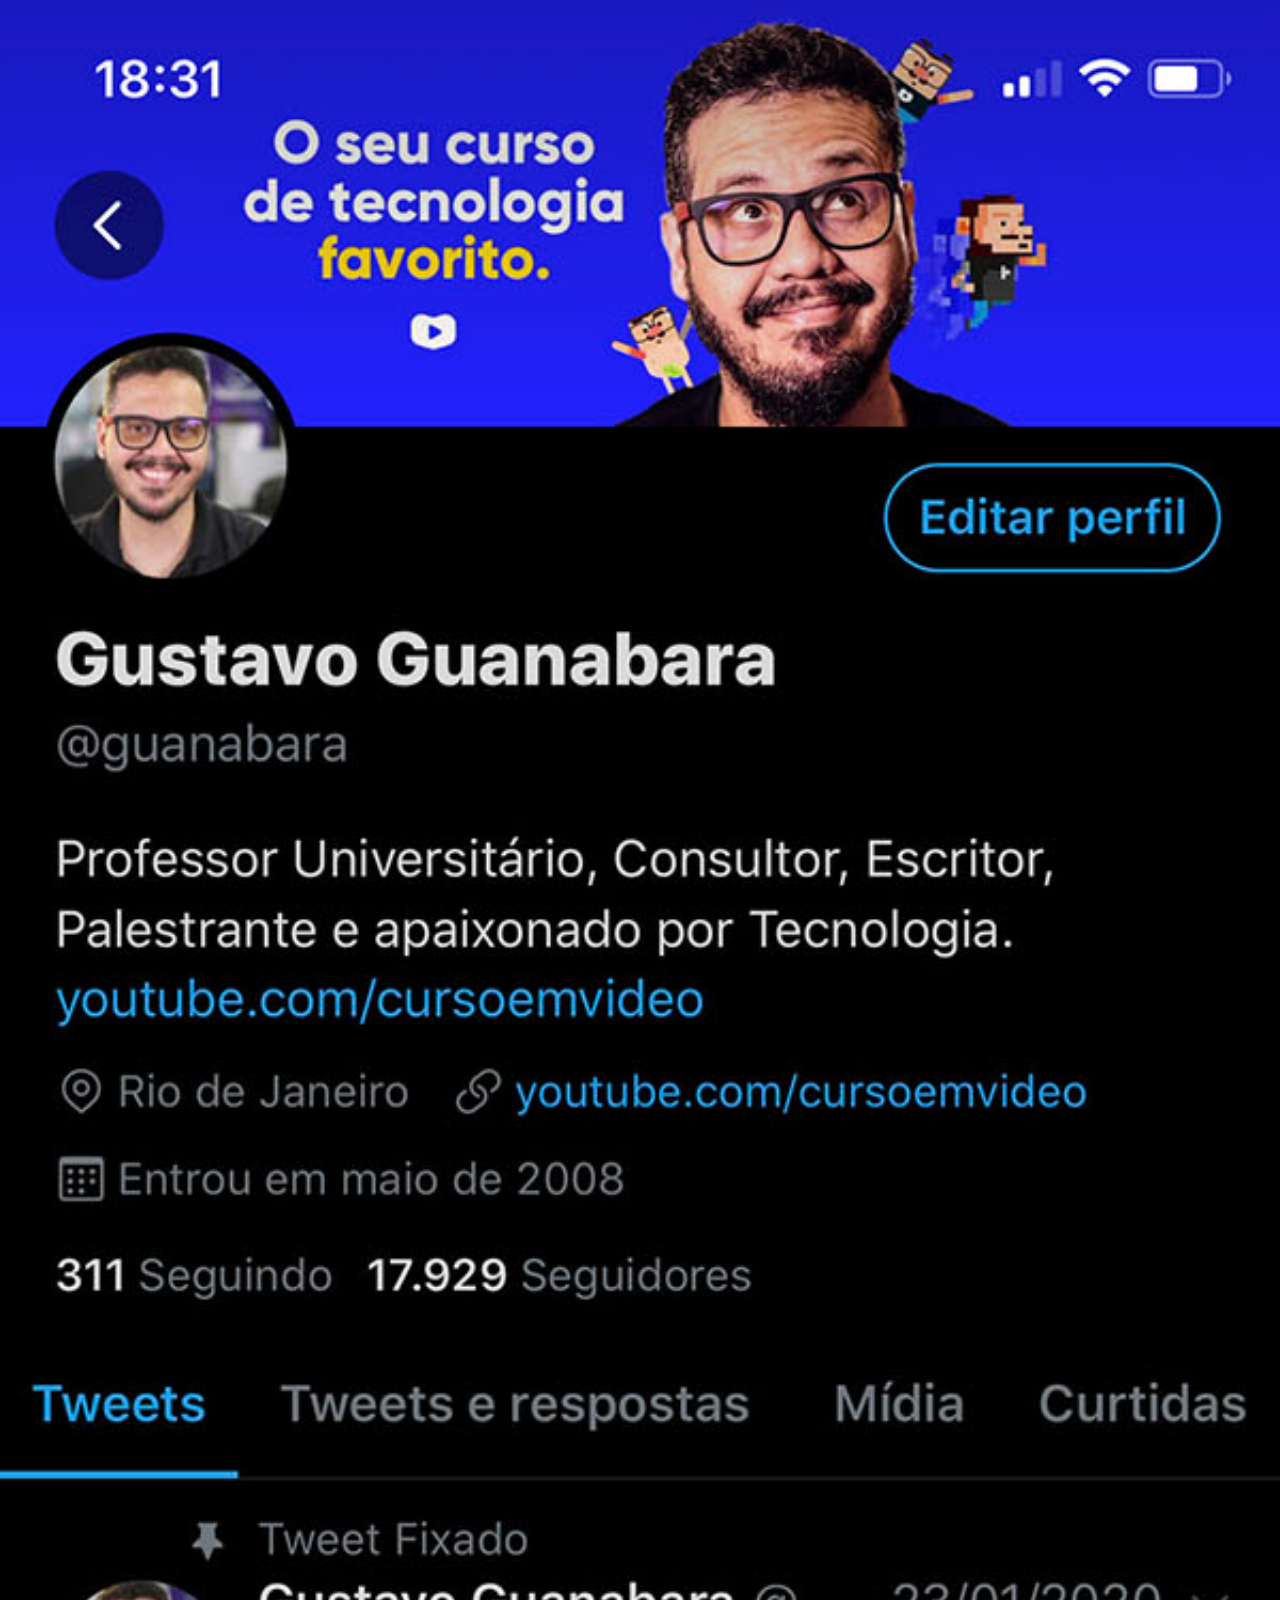
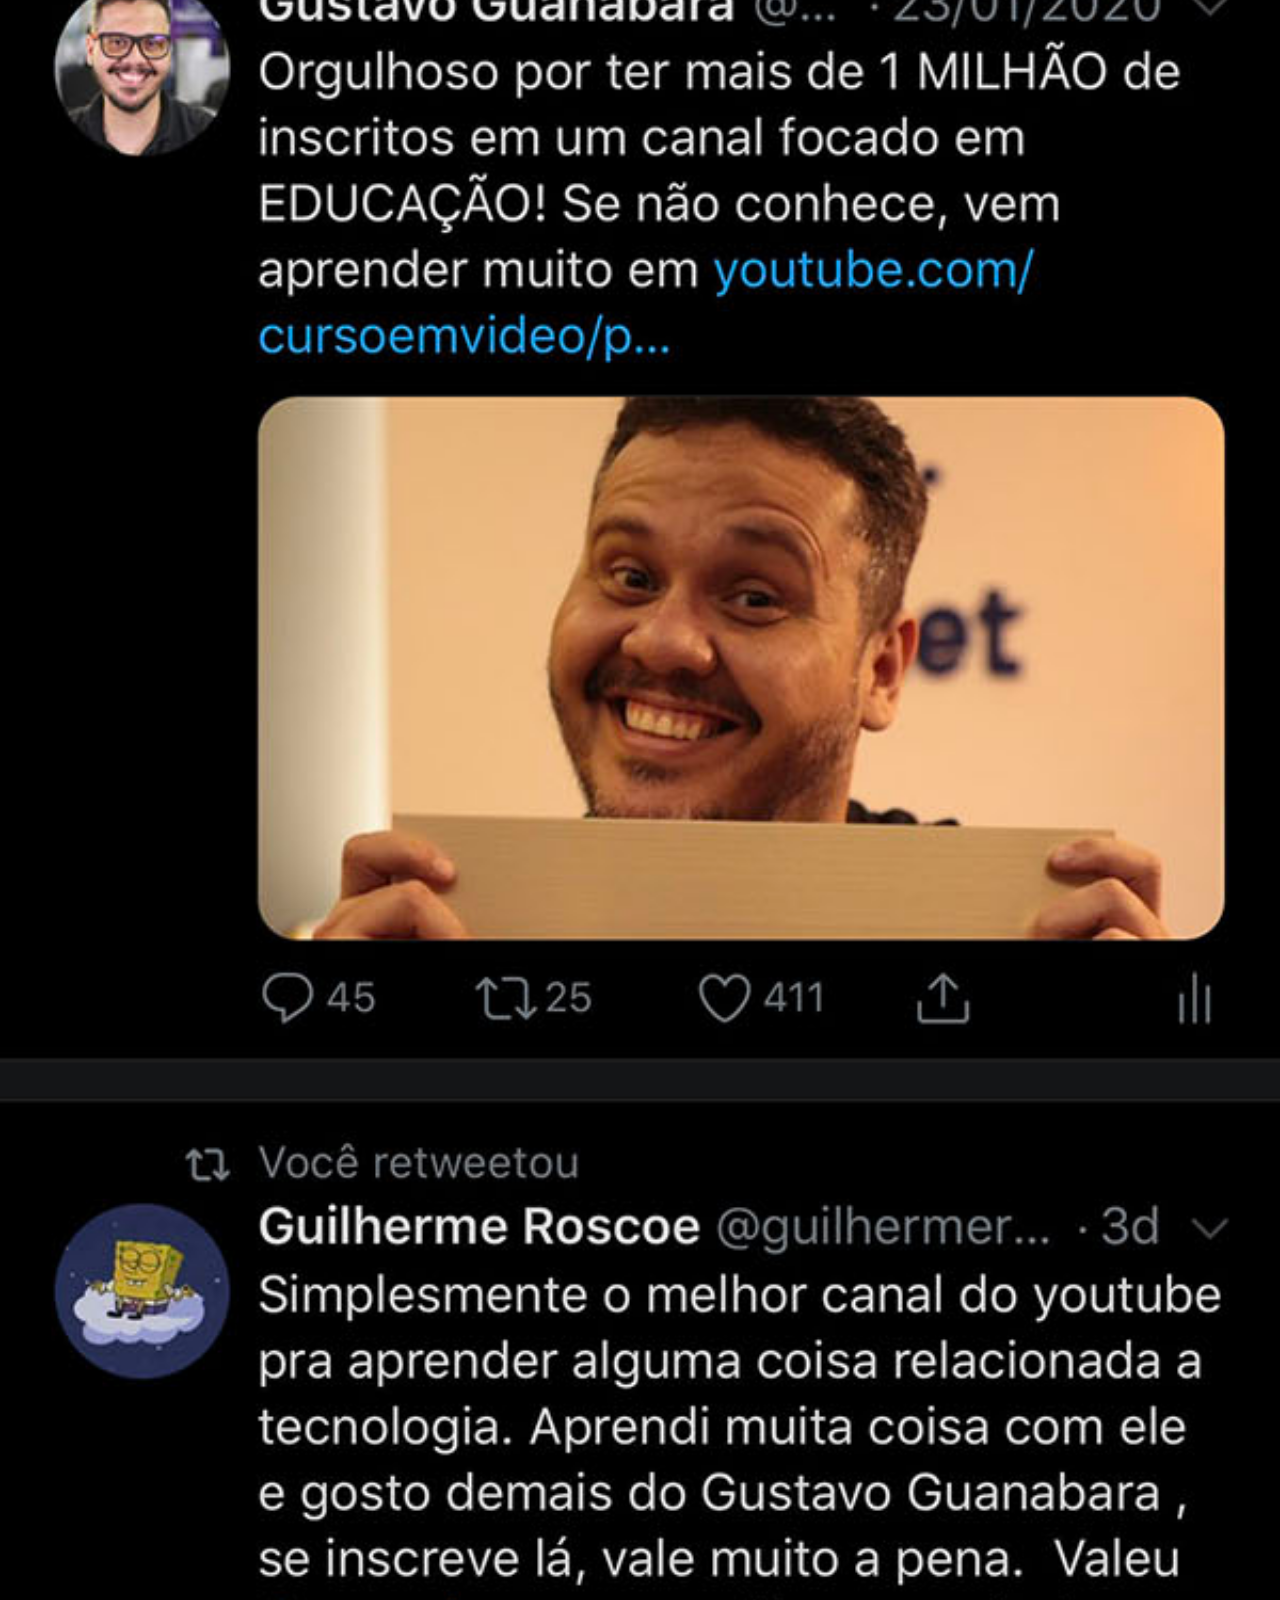
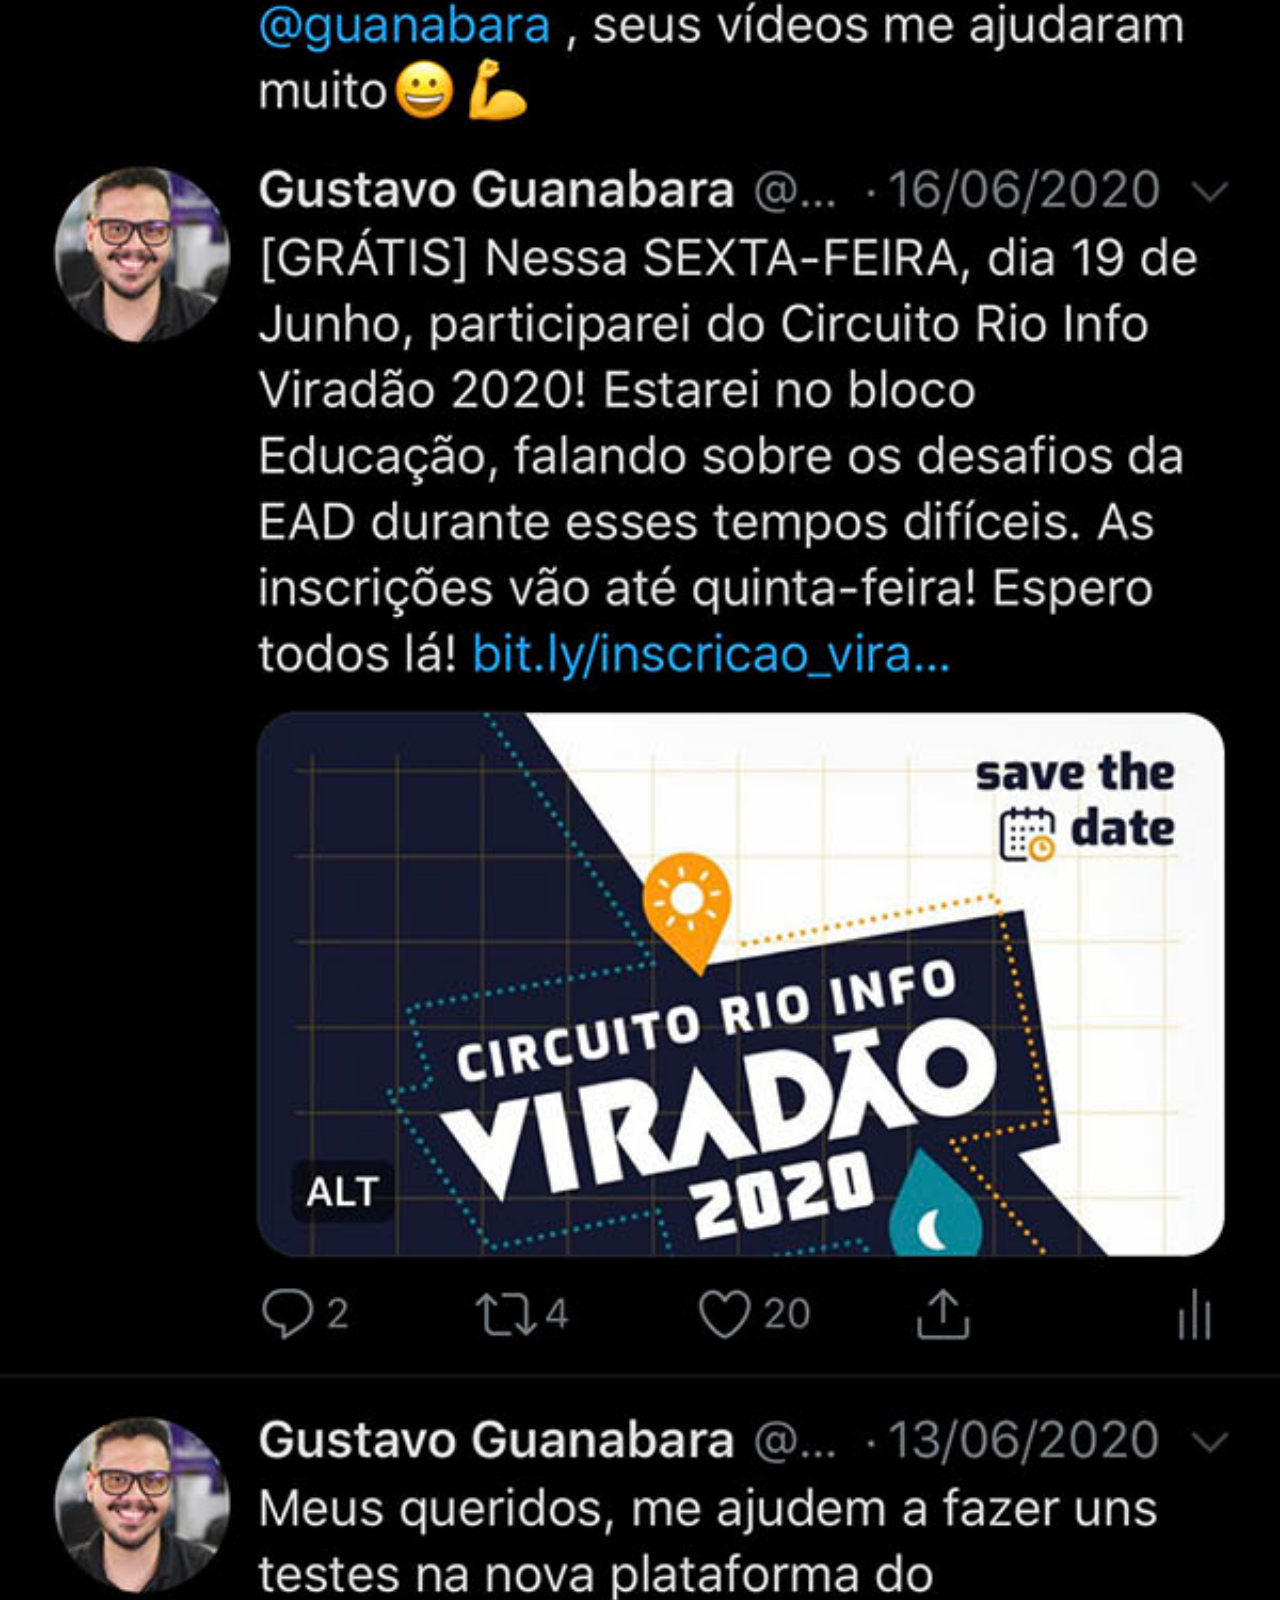
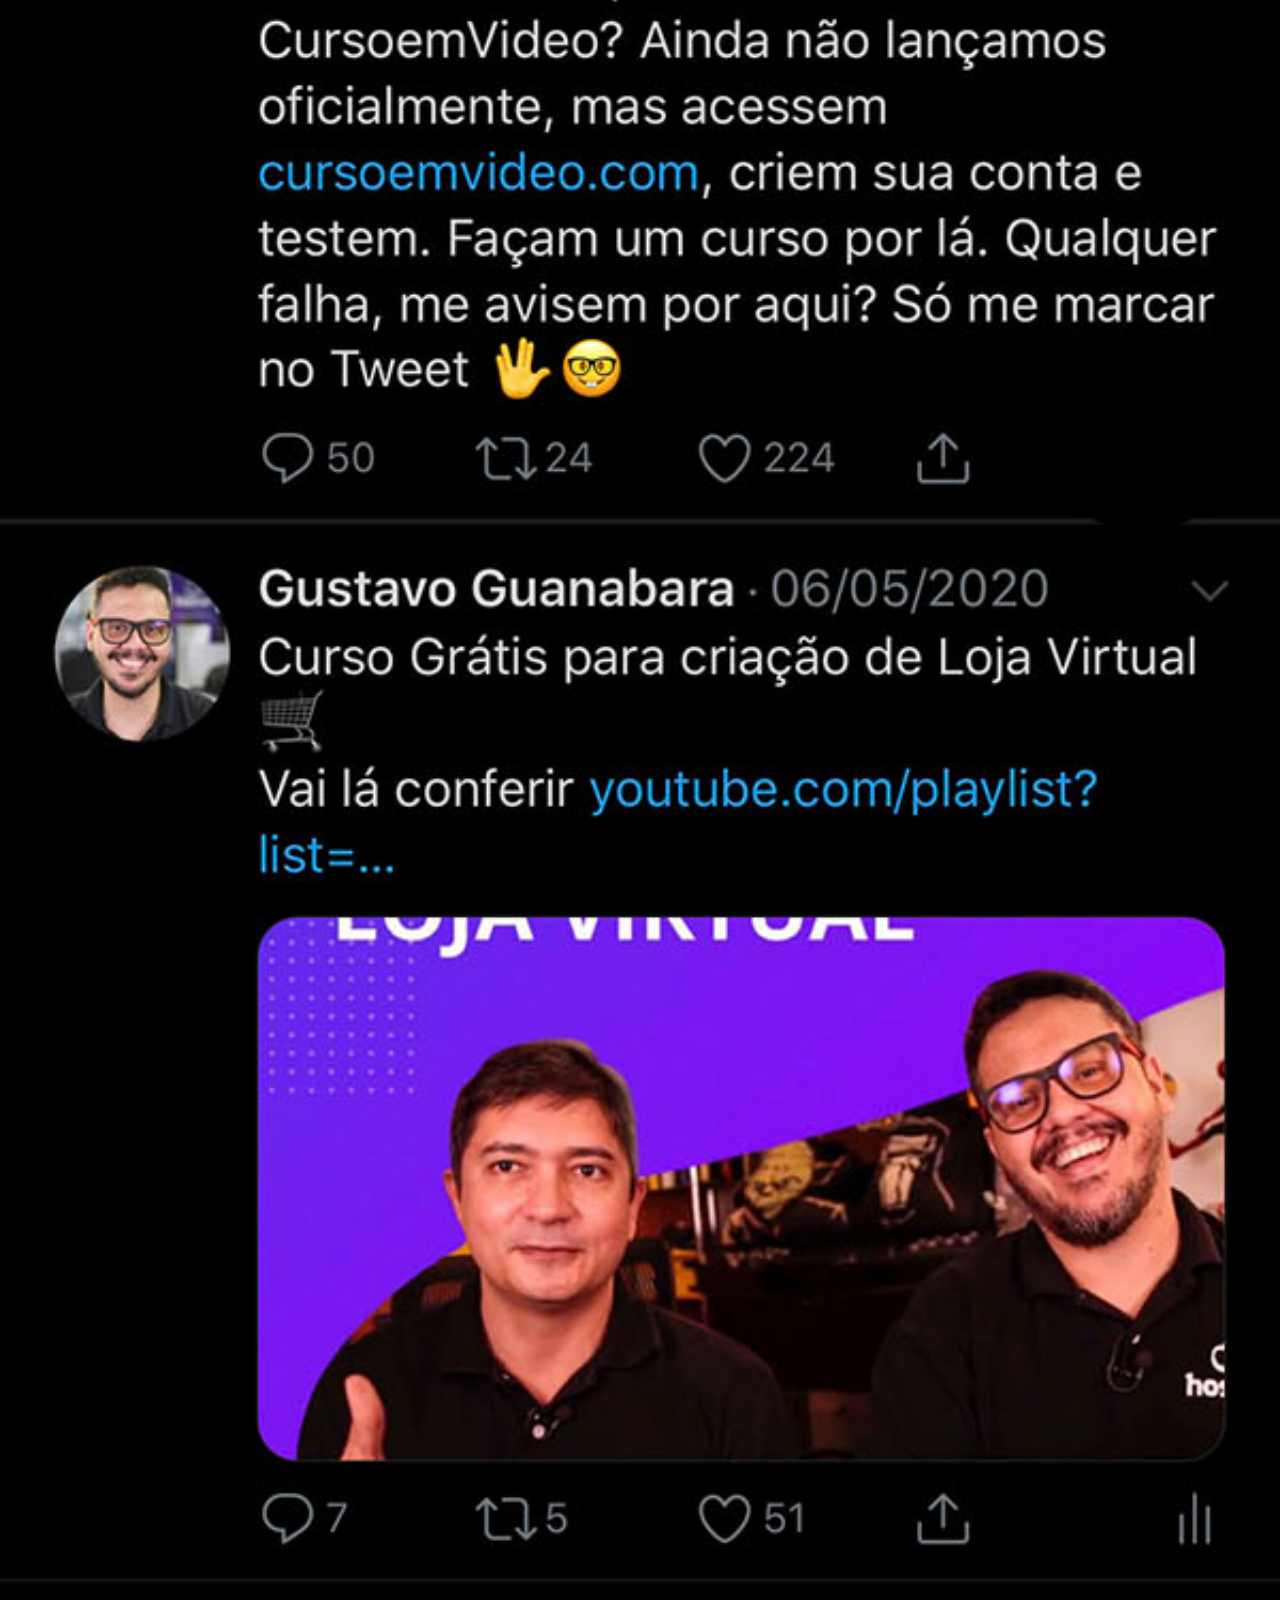
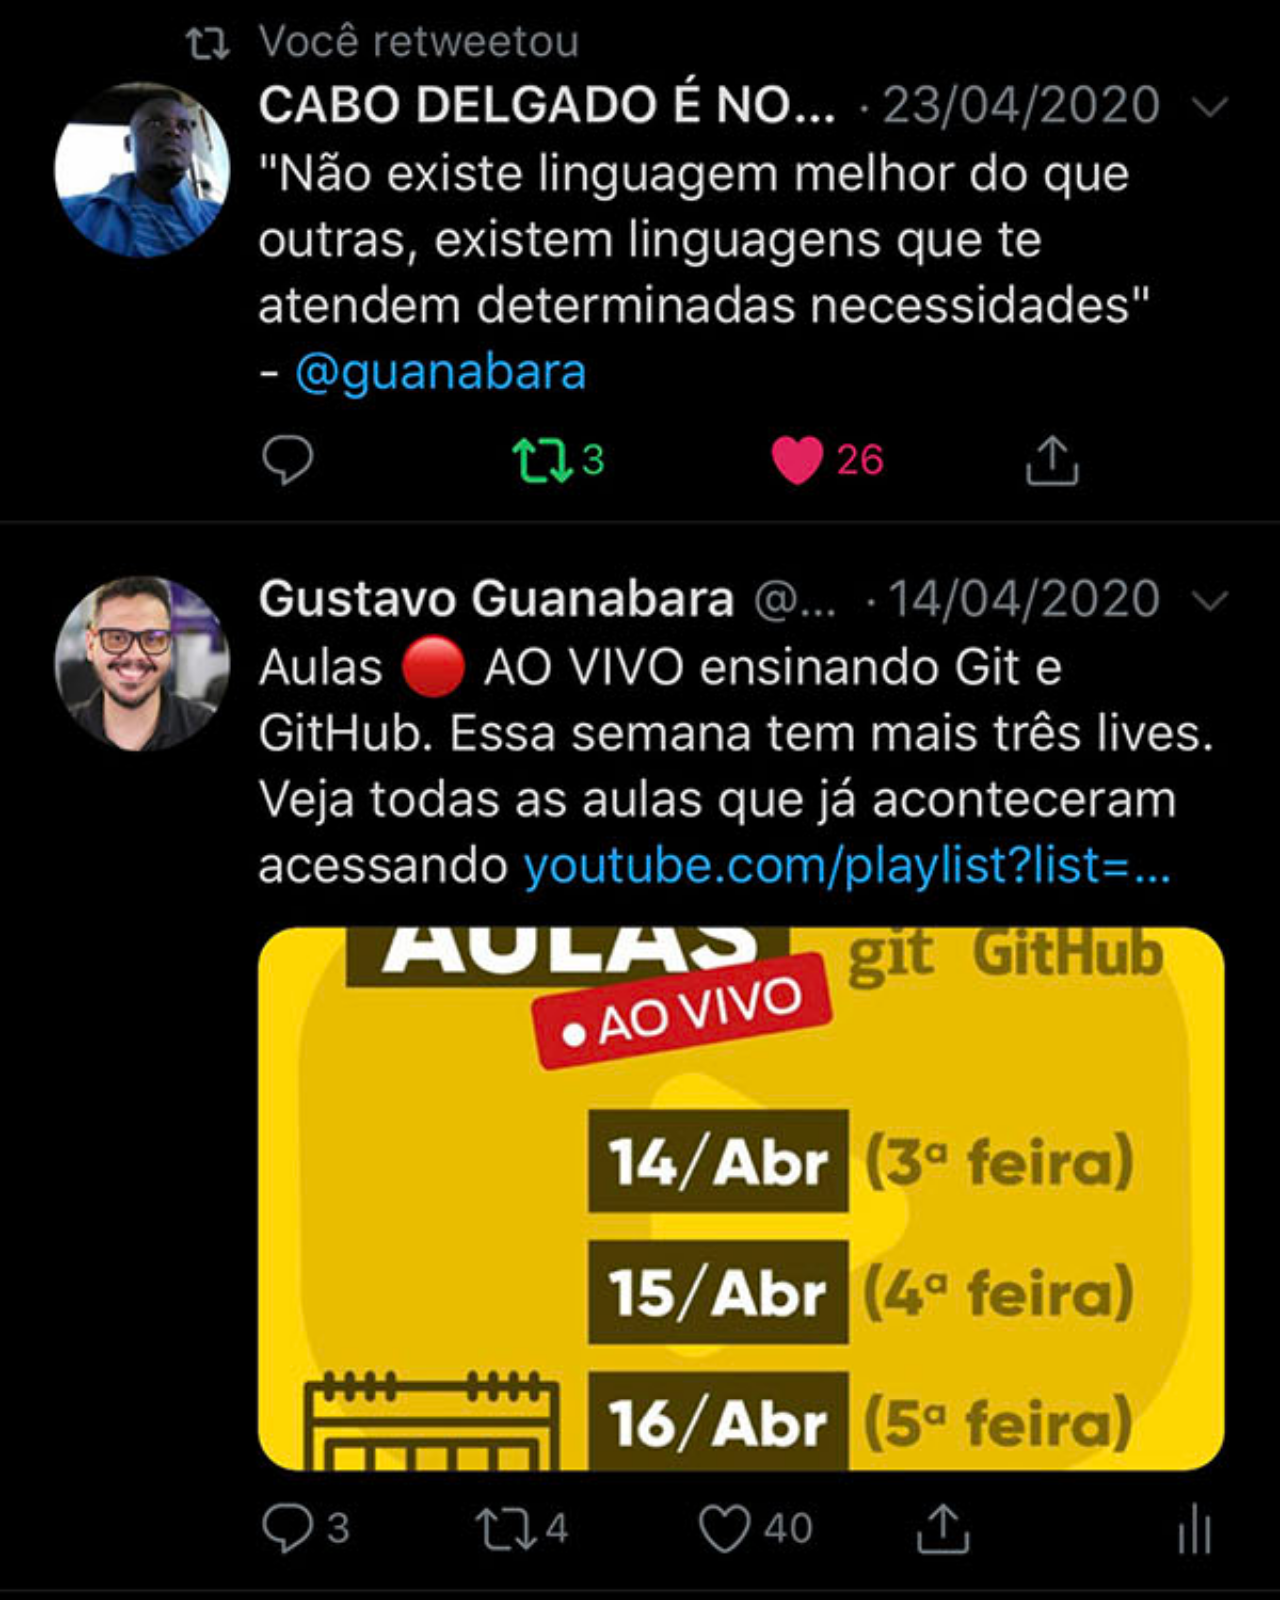
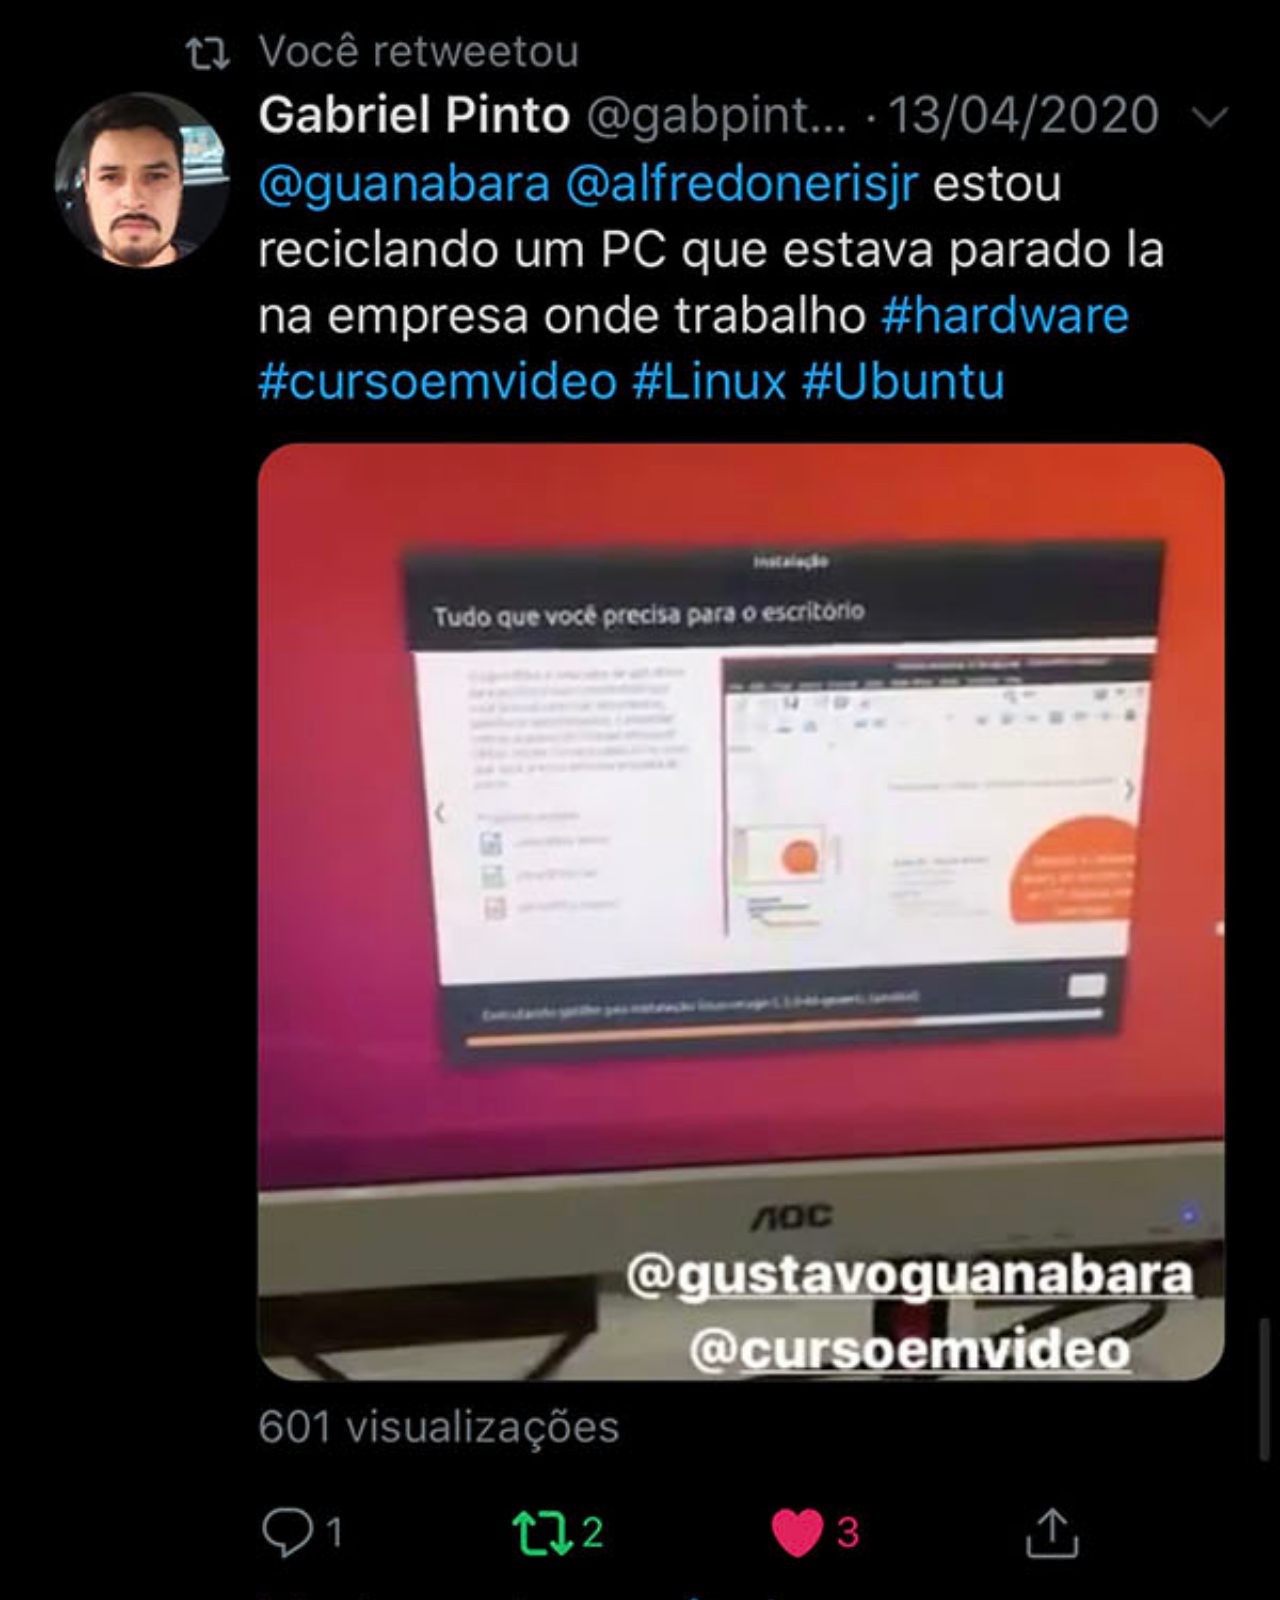
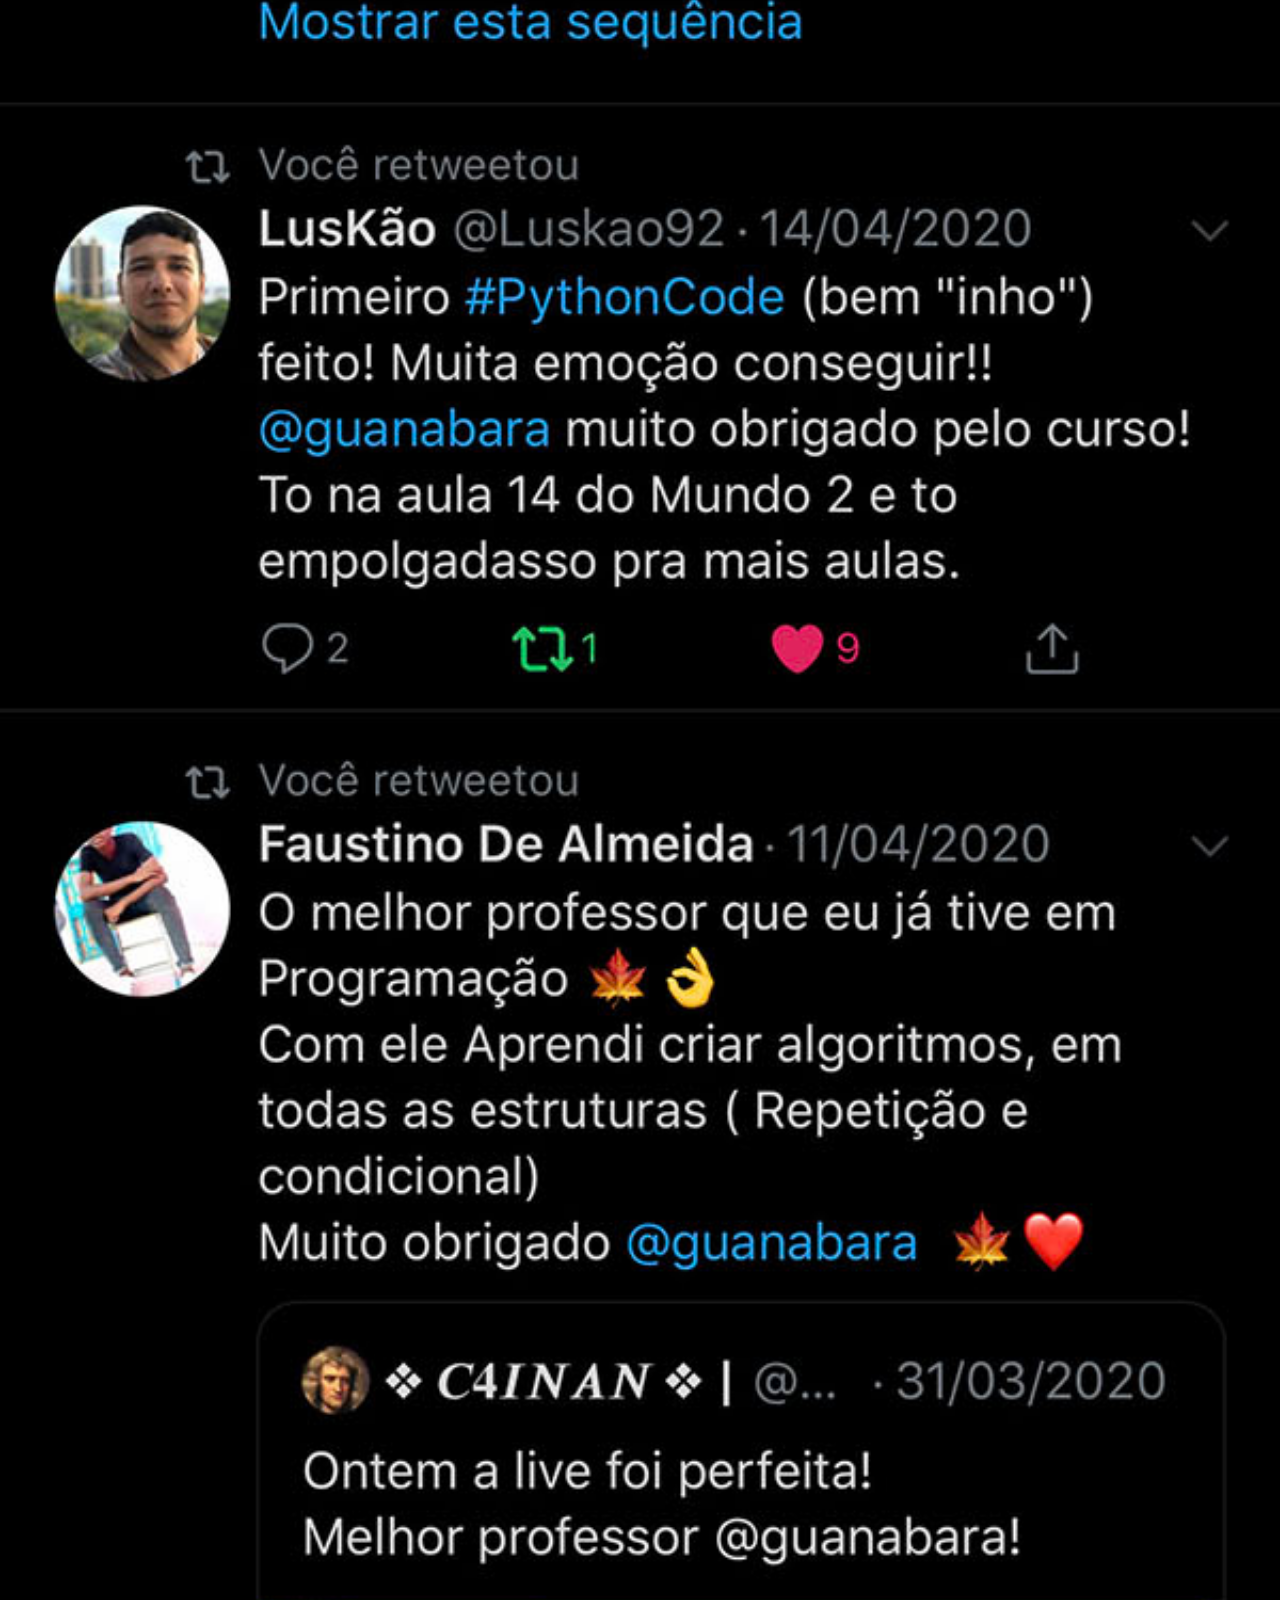
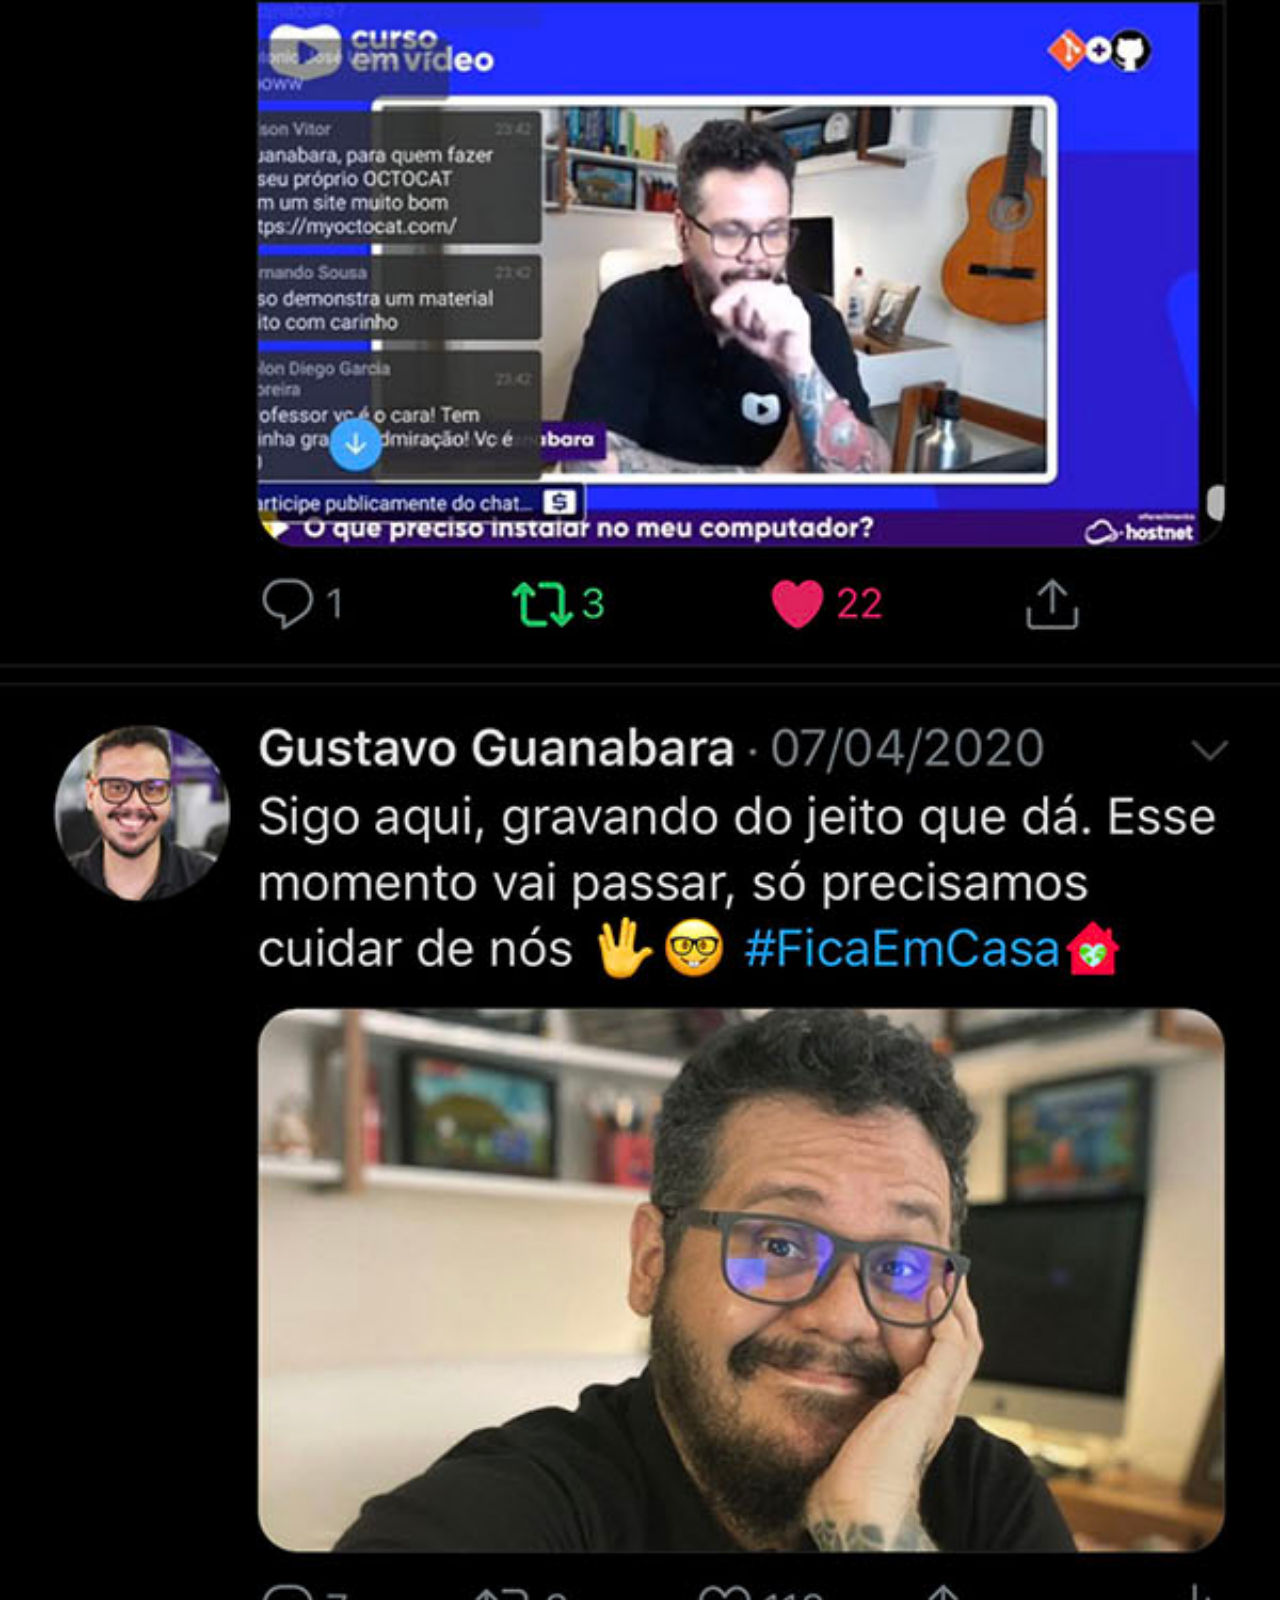
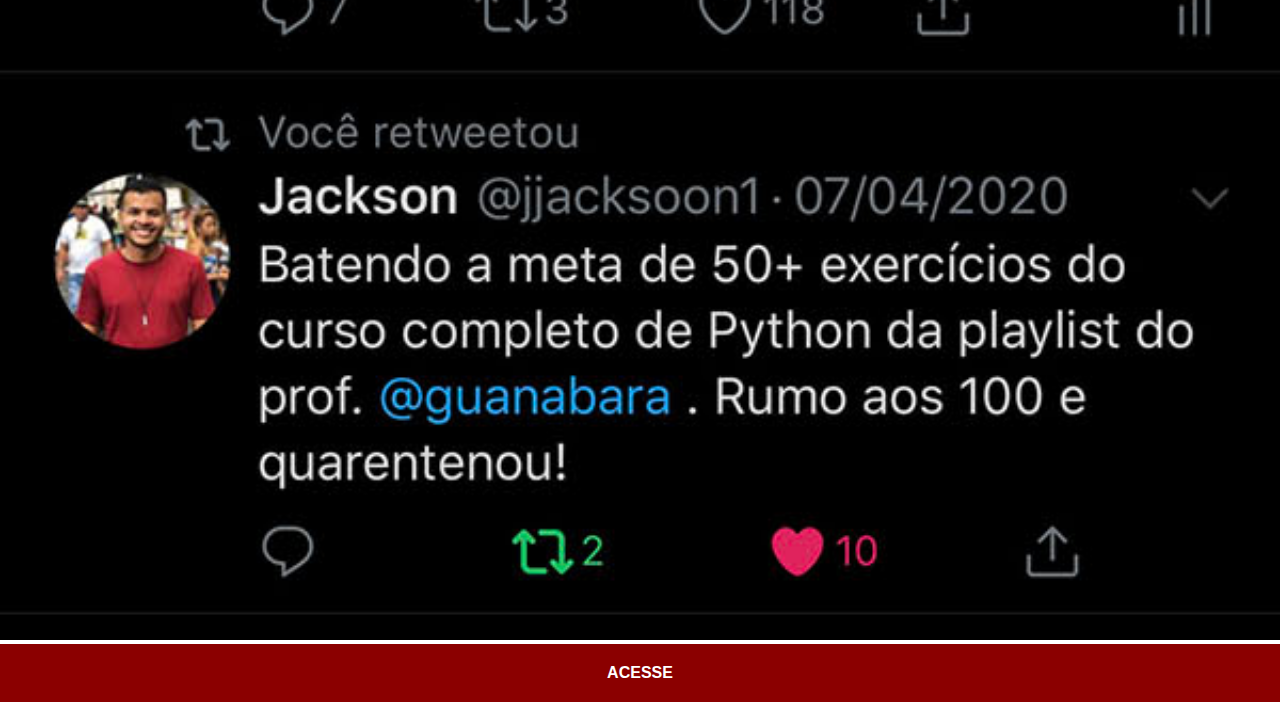
<file: twitter.html>
<!DOCTYPE html>
<html lang="pt-br">
<head>
    <meta charset="UTF-8">
    <meta name="viewport" content="width=device-width, initial-scale=1.0">
    <title>Twitter</title>
    <style>
        * {
            margin: 0px;
            padding: 0px;
            font-family: Arial, Helvetica, sans-serif;
        }

        ::-webkit-scrollbar {
            width: 0px;
            height: 0px;
        }

        img {
            width: 100vw;
        }

        a {
            display: block;
            background-color: darkred;
            color: white;
            padding: 20px;
            text-align: center;
            font-weight: bolder;
            text-decoration: none;
        }

        a:hover {
            background-color: red;
            transition: 0.3s;
        }
    </style>
</head>
<body>
    <img src="imagens/tela-twitter.jpg" alt="Twitter">
    <a href="https://x.com/guanabara" target="_blank">ACESSE</a>
</body>
</html>
</file>
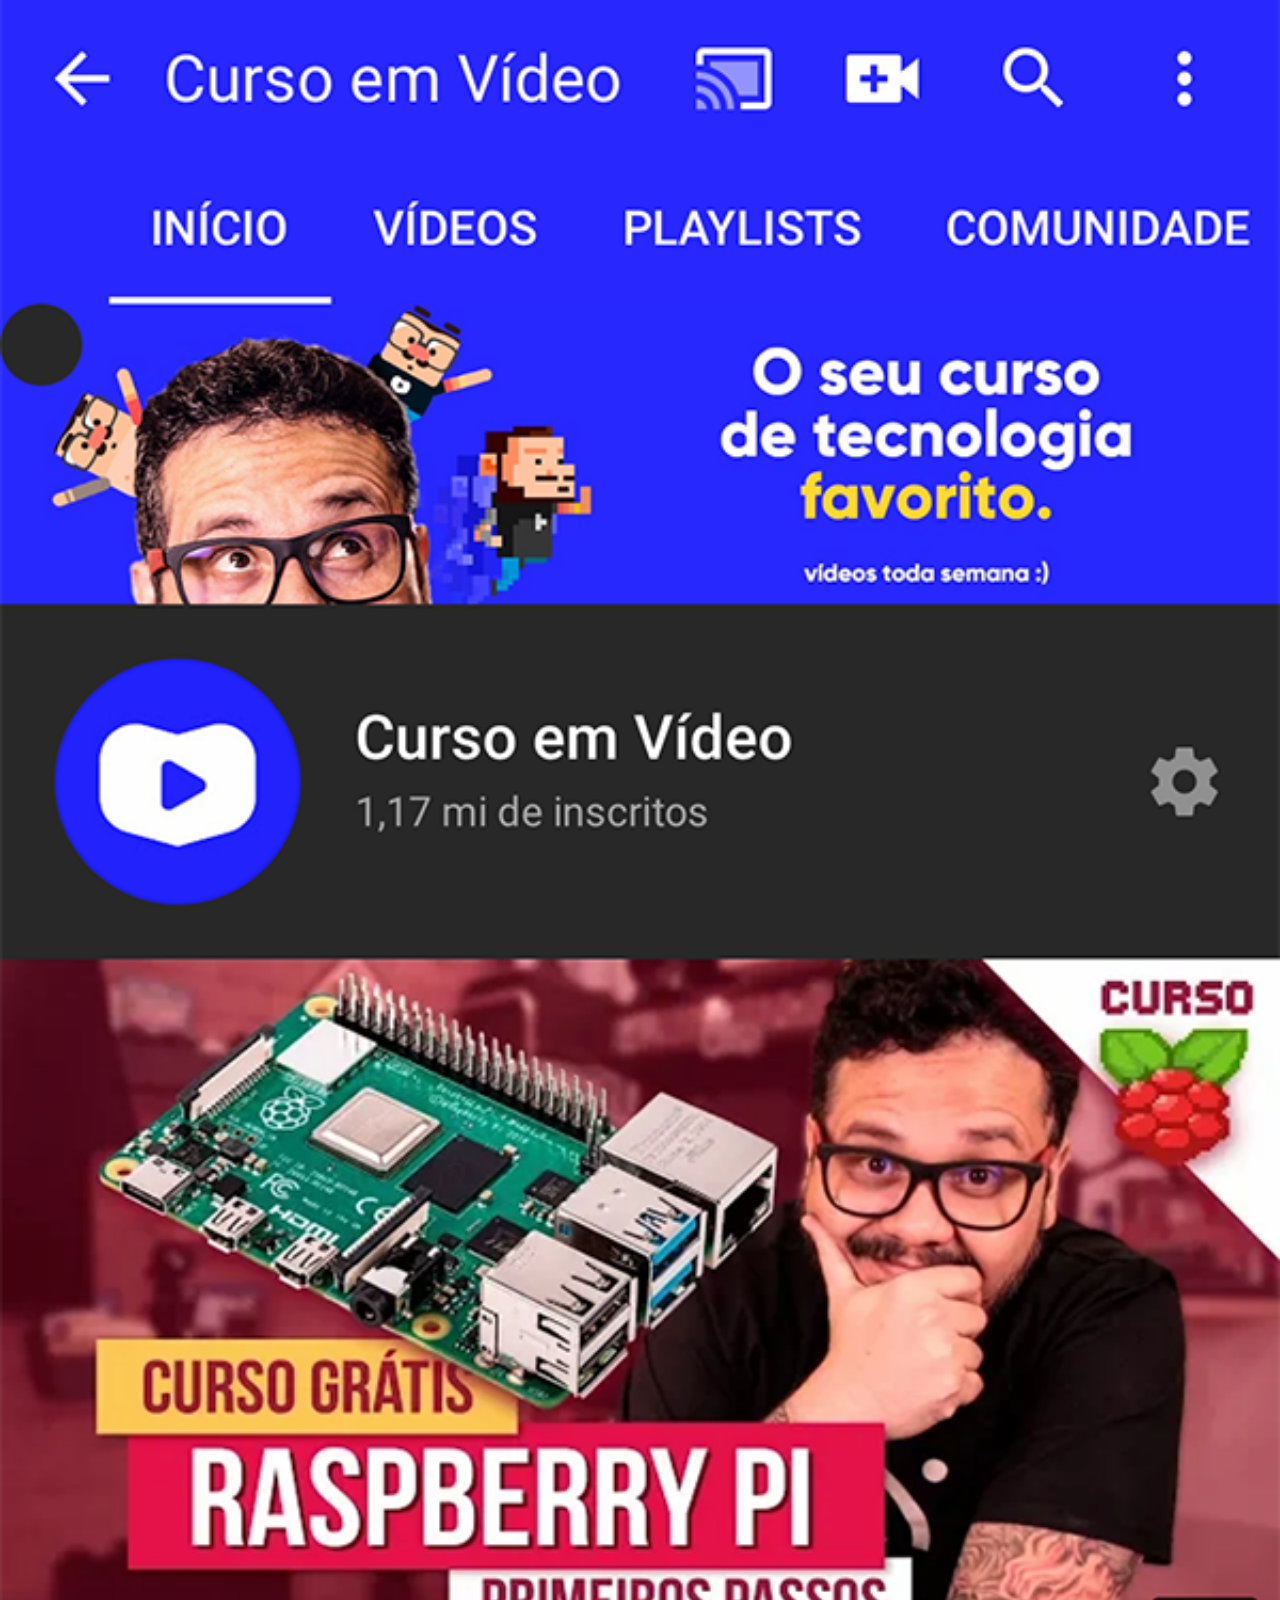
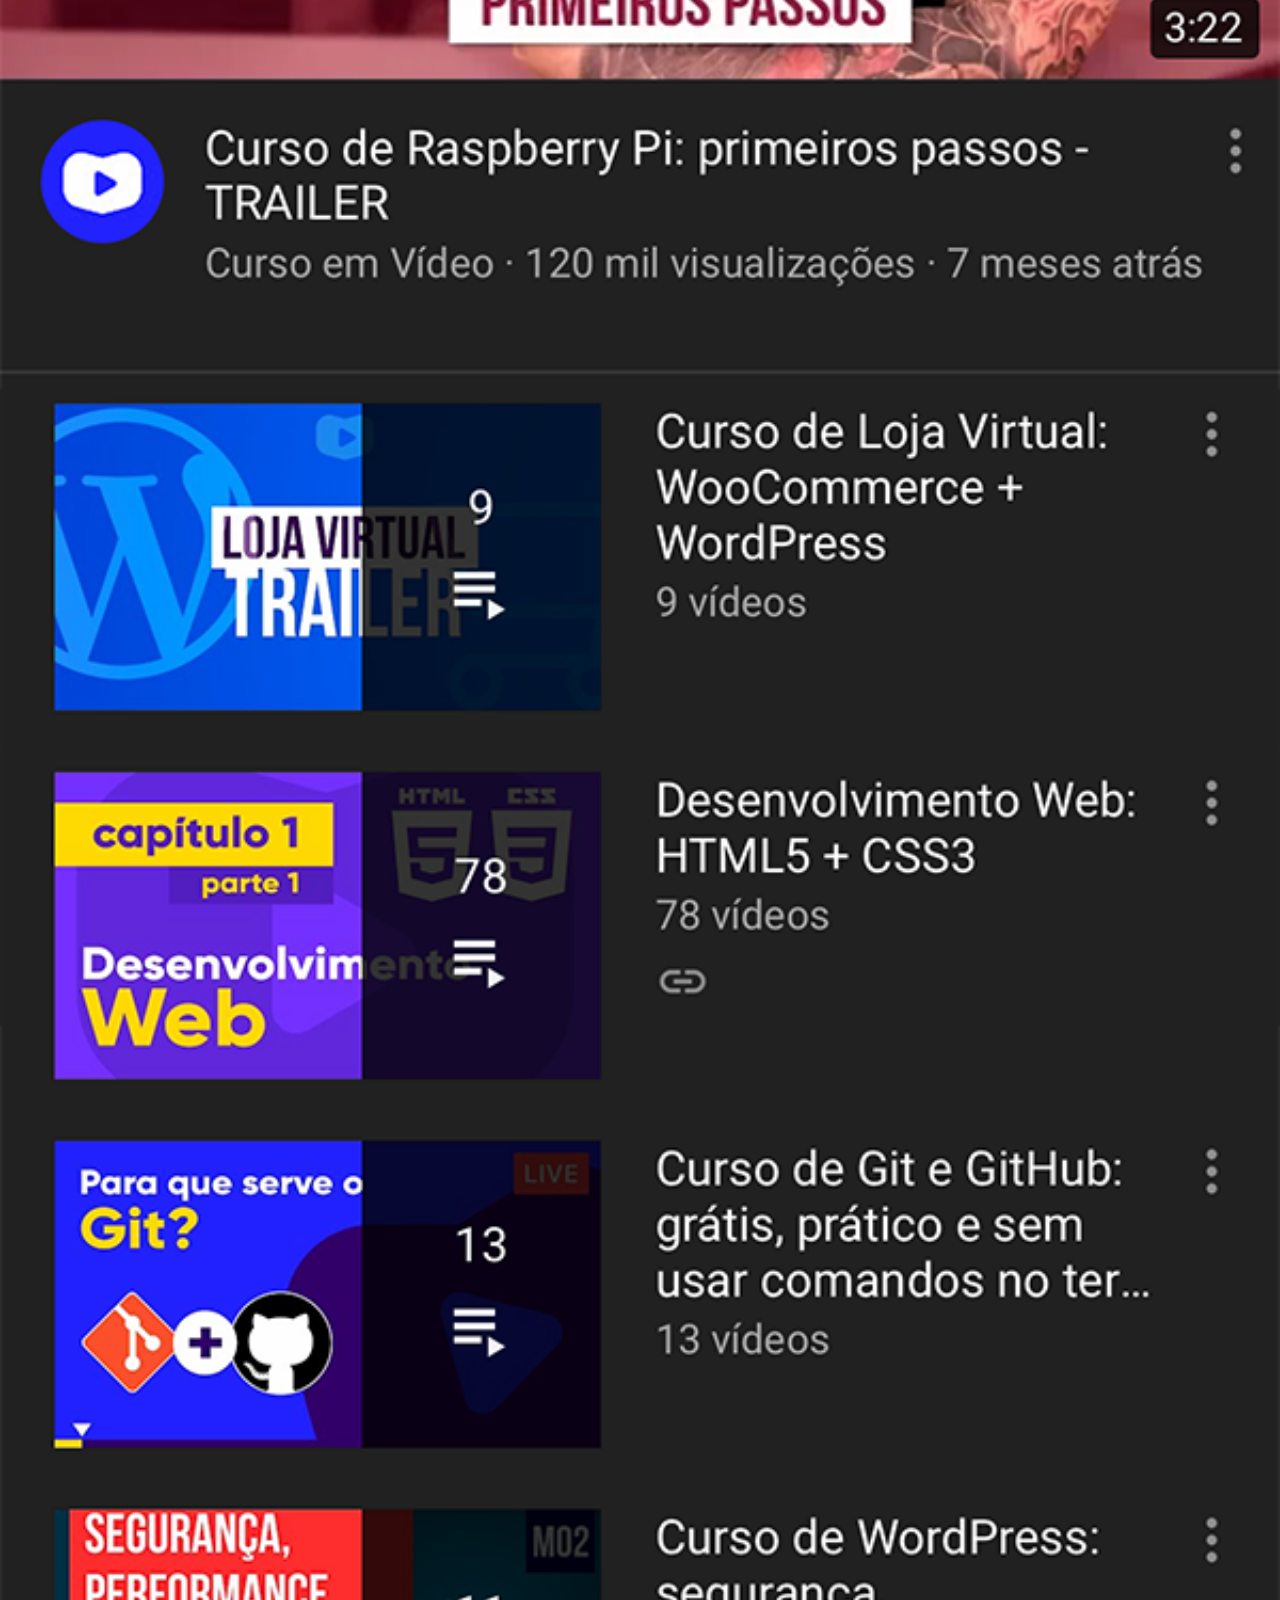
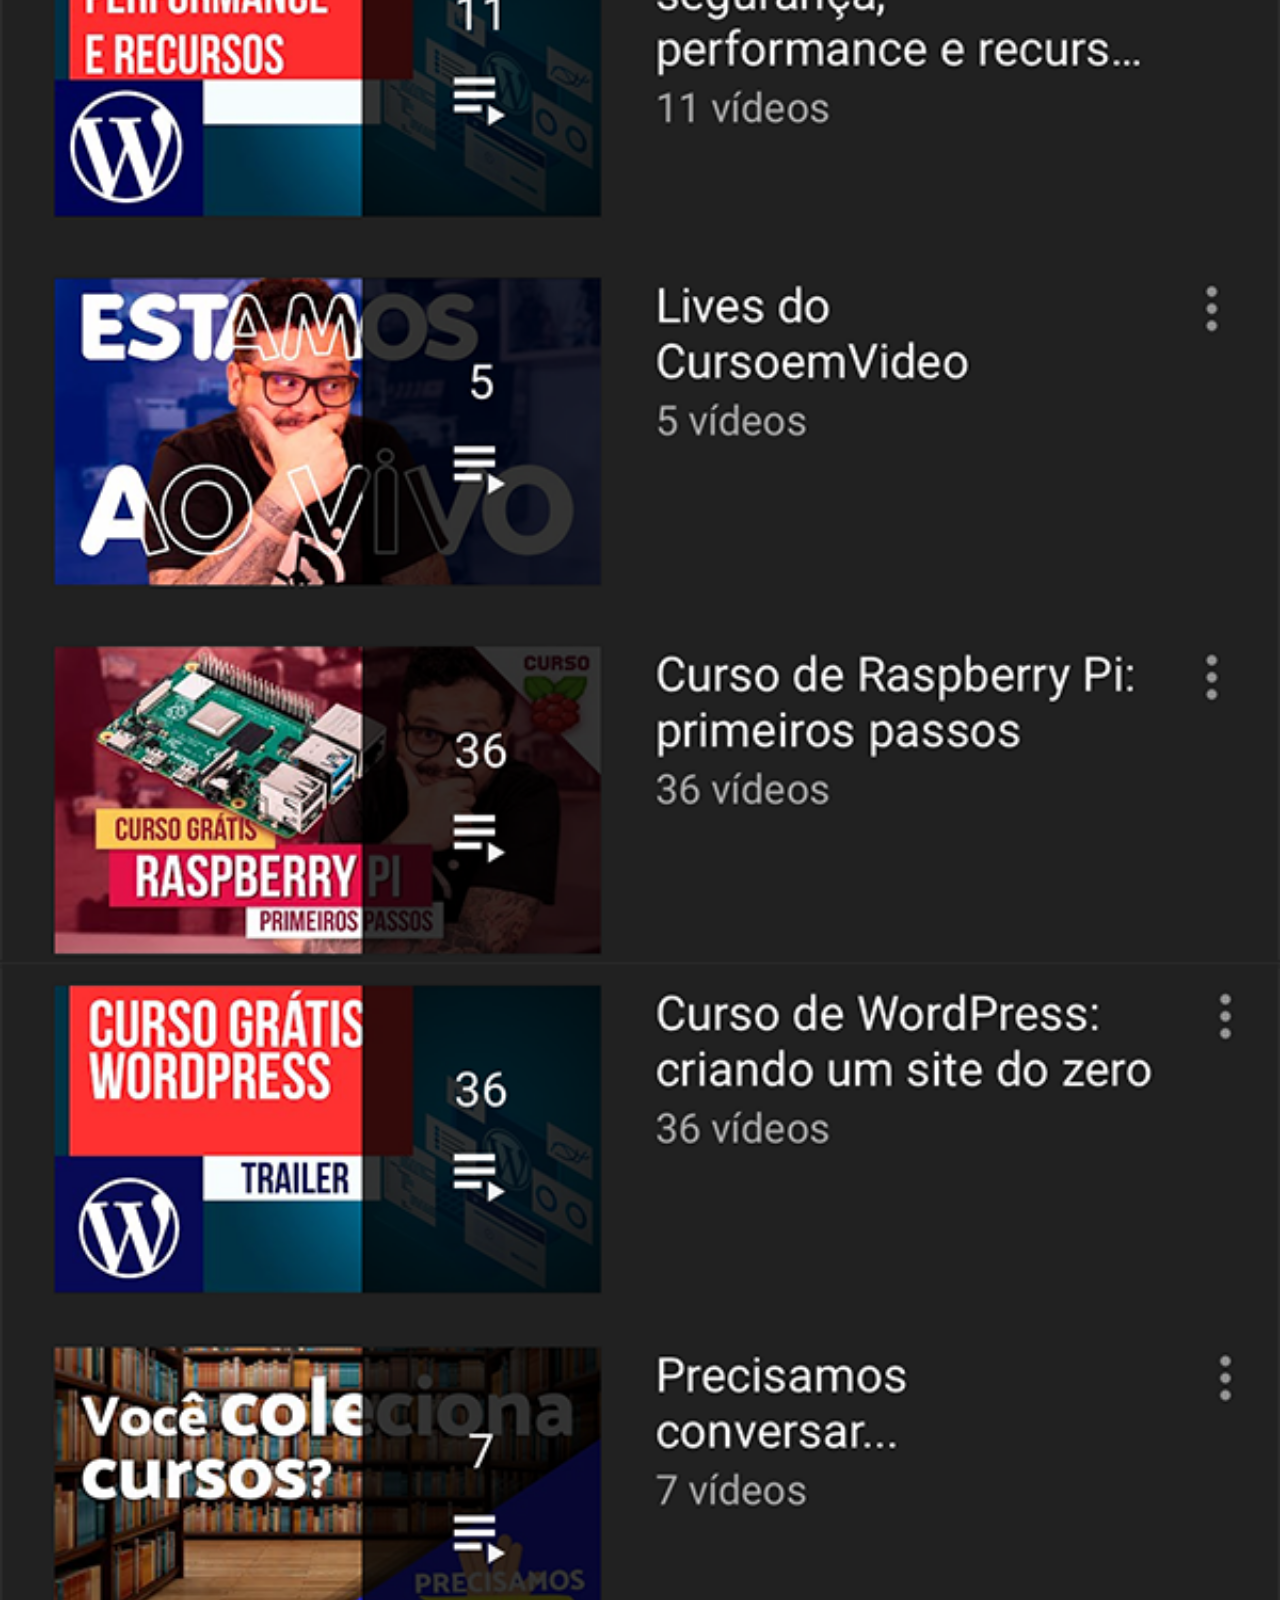
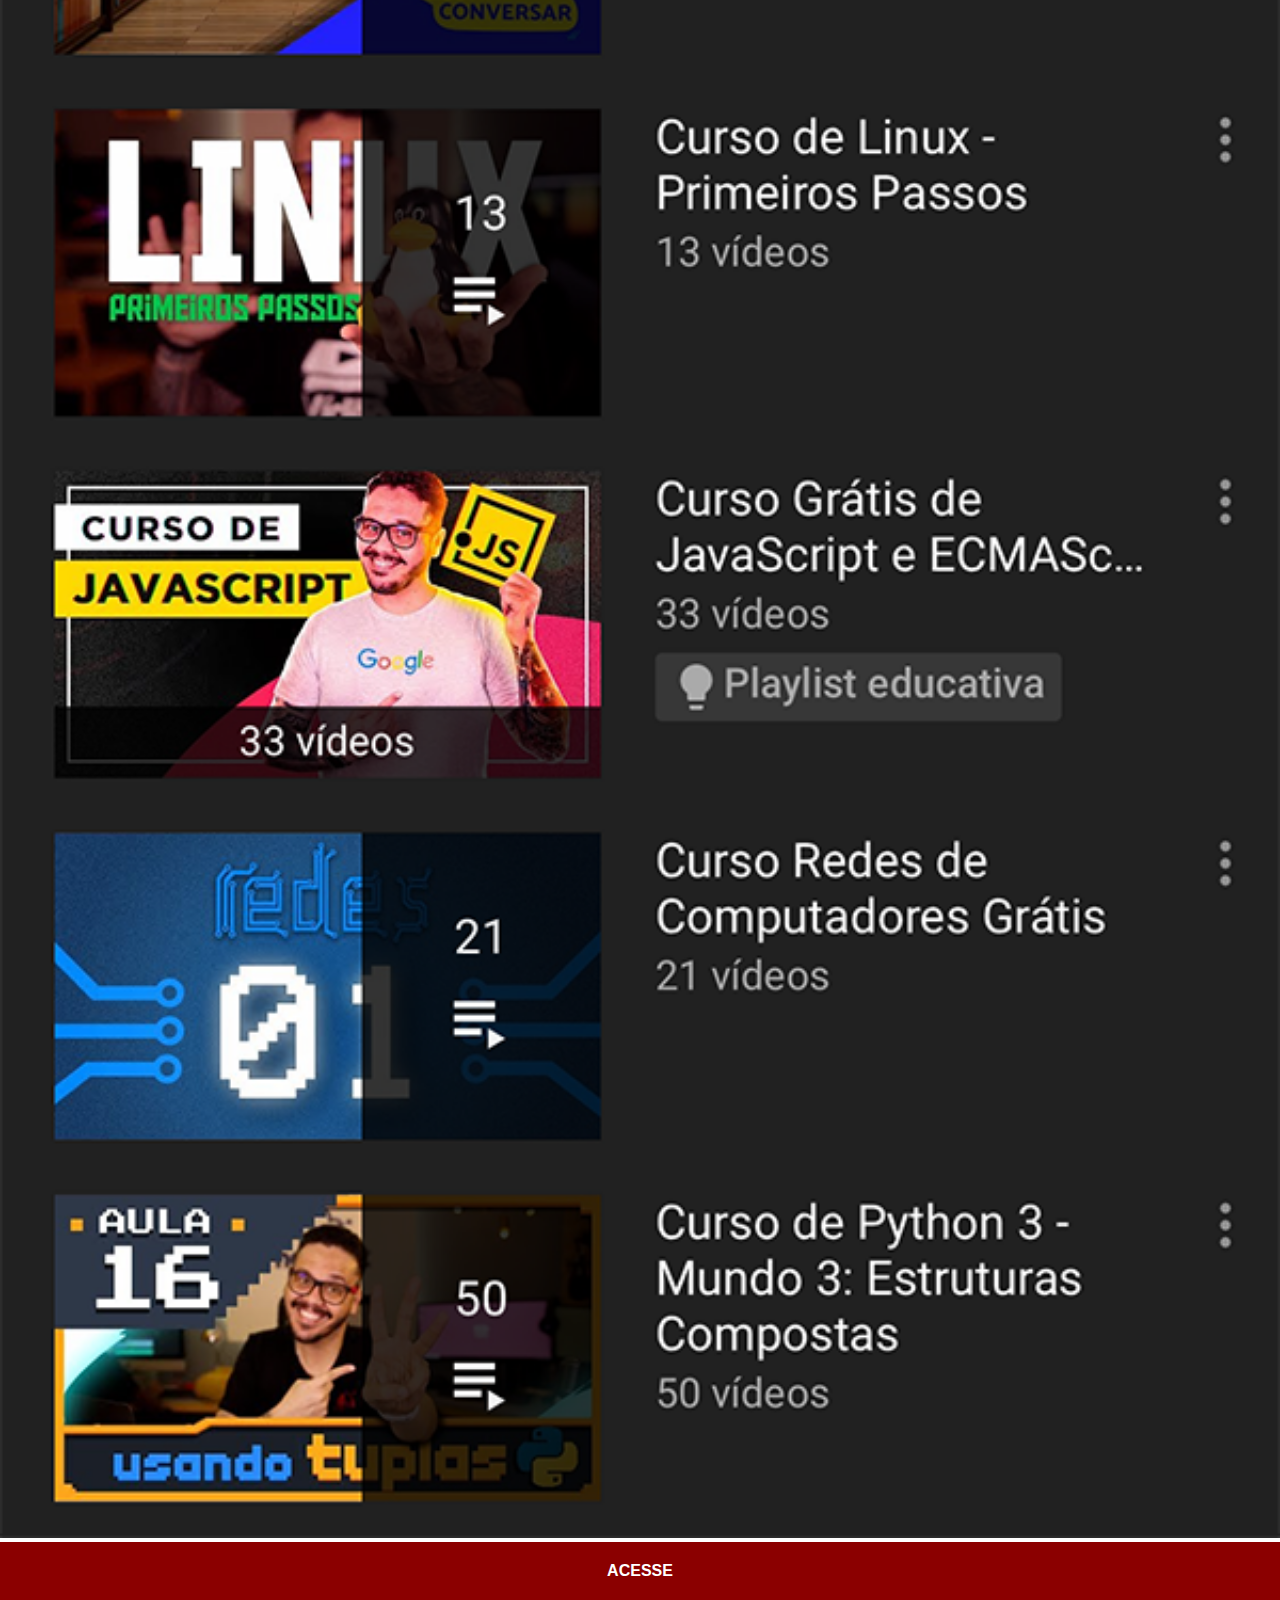
<file: yotube.html>
<!DOCTYPE html>
<html lang="pt-br">
<head>
    <meta charset="UTF-8">
    <meta name="viewport" content="width=device-width, initial-scale=1.0">
    <title>YouTube</title>
    <style>
        * {
            margin: 0px;
            padding: 0px;
            font-family: Arial, Helvetica, sans-serif;
        }

        ::-webkit-scrollbar {
            width: 0px;
            height: 0px;
        }

        img {
            width: 100vw;
        }

        a {
            display: block;
            background-color: darkred;
            color: white;
            padding: 20px;
            text-align: center;
            font-weight: bolder;
            text-decoration: none;
        }

        a:hover {
            background-color: red;
            transition: 0.3s;
        }
    </style>
</head>
<body>
    <img src="imagens/tela-youtube.png" alt="YouTube">
    <a href="https://www.youtube.com/c/CursoemV%C3%ADdeo/playlists" target="_blank">ACESSE</a>
</body>
</html>
</file>
<file: style.css>
@charset "UTF-8";

* {
    margin: 0px;
    padding: 0px;
    font-family: Arial, Helvetica, sans-serif;
}

html, body {
    height: 100vh;
    width: 100vw;
    background-color: black;
}

body {
    background: url("imagens/fundo-madeira.jpg") no-repeat top center;
    background-size: cover;
    background-attachment: fixed;
}

main {
    height: 100vh;
    position: relative;
}

section#telefone {
    position: absolute;
    top: 50%;
    left: 50%;
    transform: translate(-50%,-50%);
    background: url("imagens/frame-iphone.png") no-repeat;
    height: 627px;
    width: 311px;
}

iframe#tela {
    position: relative;
    top: 80px;
    left: 22px;
    width: 267px;
    height: 471px;
}

section#redes {
    text-align: right;
}

section#redes img {
    width: 50px;
    margin: 10px;
    border-radius: 50%;
    box-shadow: 2px 2px 5px #0000007e;
    box-sizing: border-box;
}

section#redes img:hover {
    border: 2px solid #ffffffa4;
    transform: translate(-3px, -3px);
    box-shadow: 5px 5px 10px rgba(0, 0, 0, 0.616);
    transition: transform 0.3s, border 1s;
}
</file>
